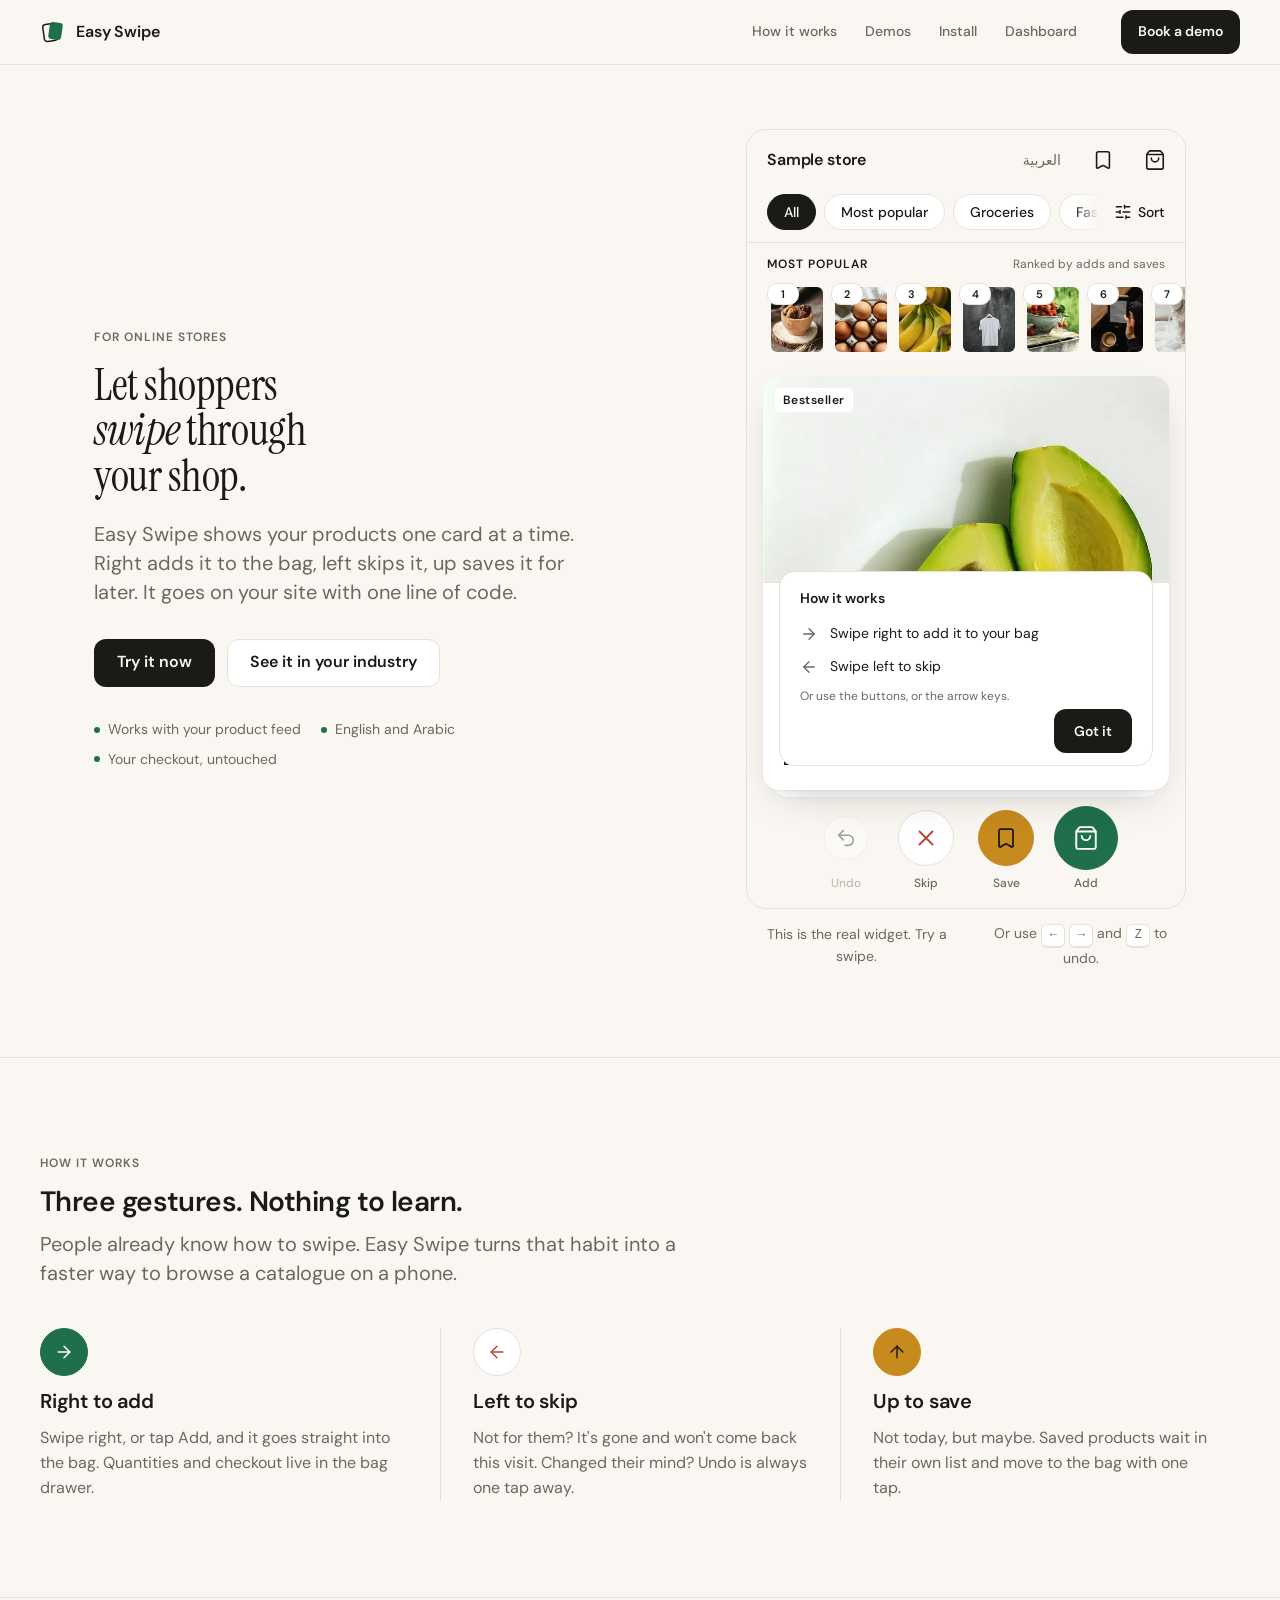
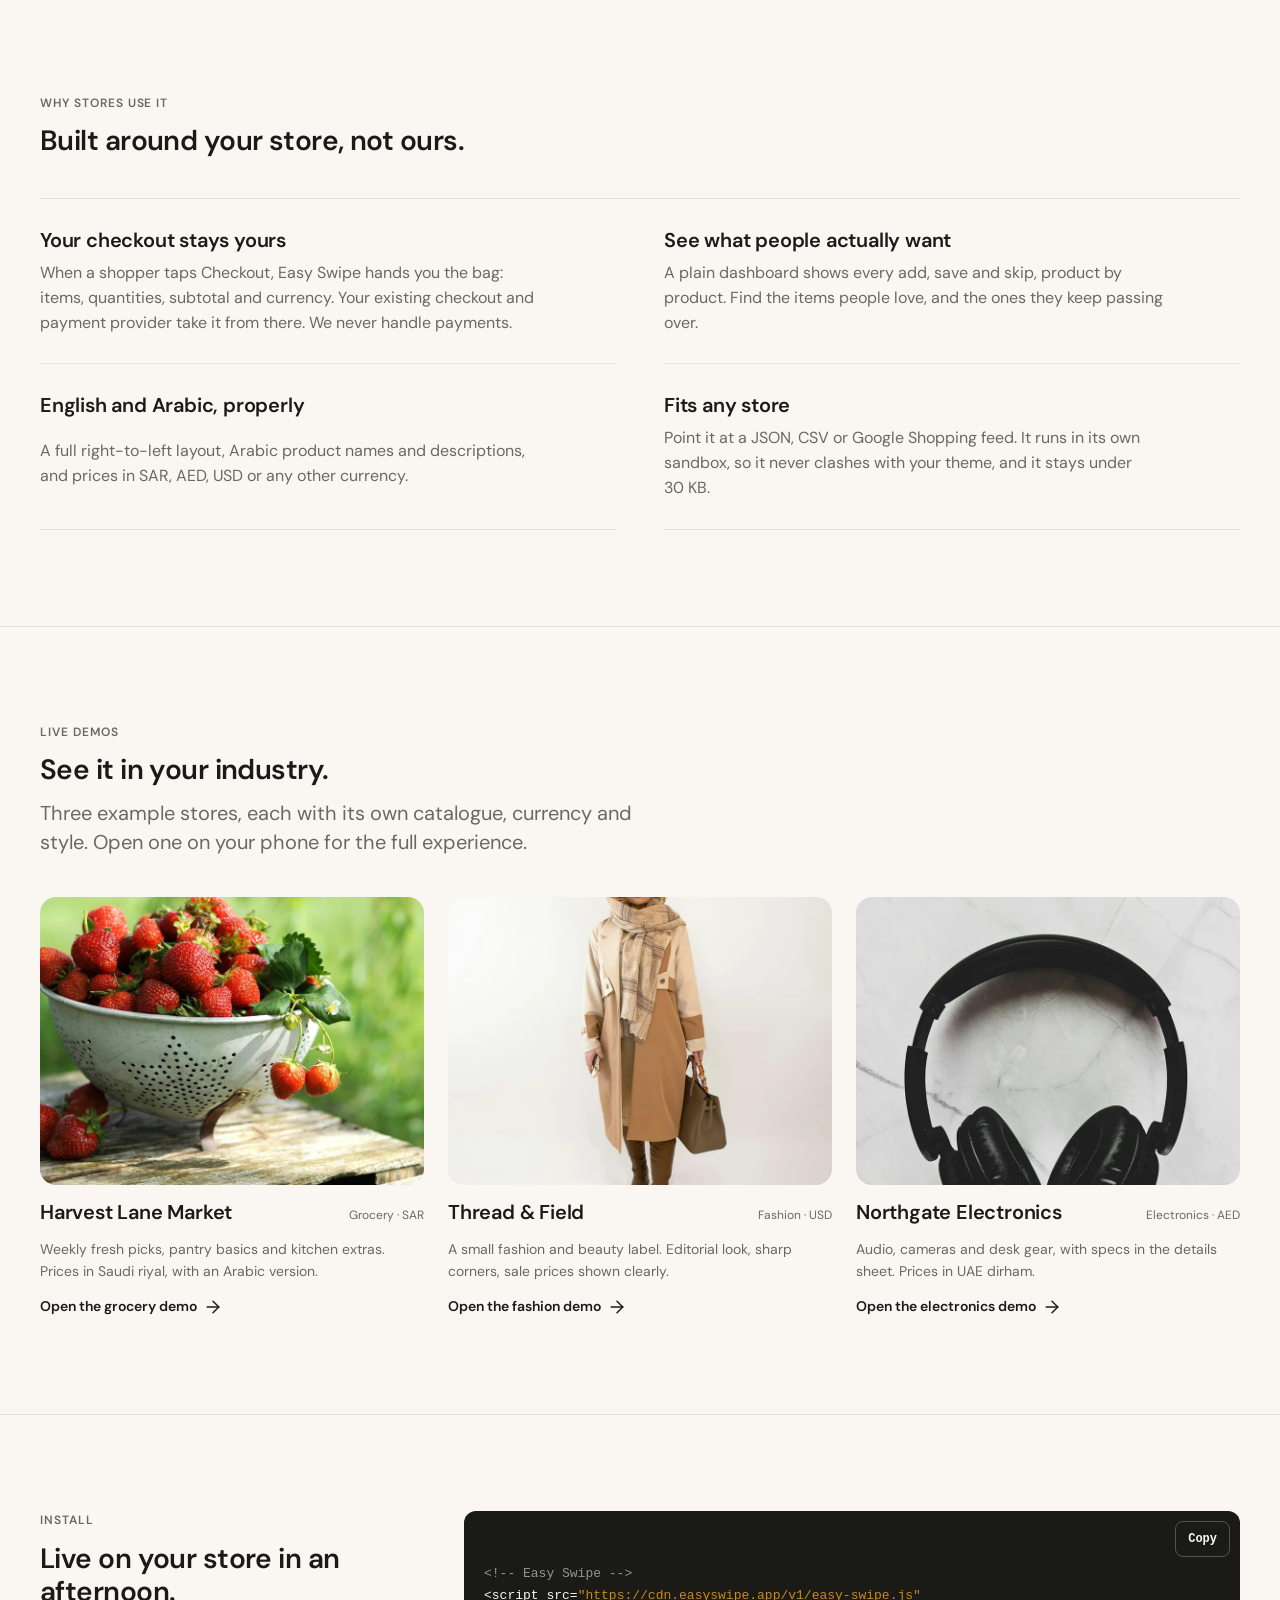
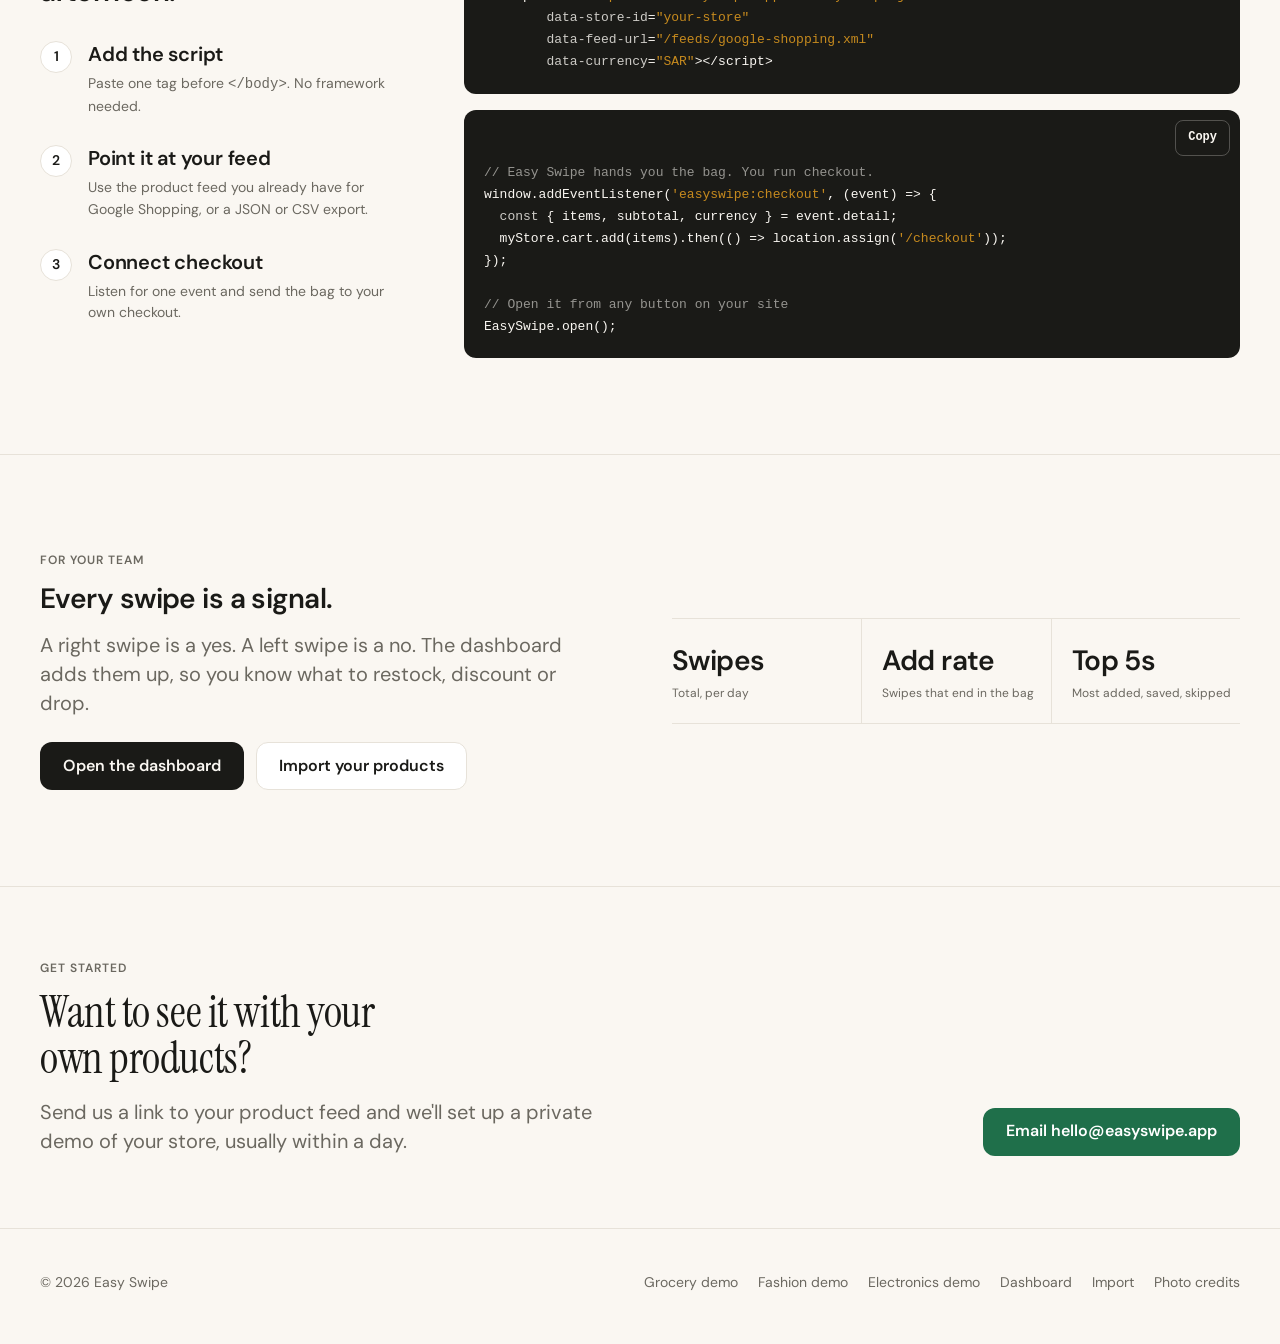
<file: index.html>
<!doctype html>
<html lang="en">
<head>
  <meta charset="utf-8">
  <meta name="robots" content="noindex, nofollow">
  <meta name="viewport" content="width=device-width, initial-scale=1, viewport-fit=cover">
  <title>Easy Swipe · Let shoppers swipe through your shop</title>
  <meta name="description" content="Easy Swipe shows your products one card at a time. Swipe right to add to bag, left to skip, up to save. Add it to any store with one line of code.">
  <meta name="theme-color" content="#FAF7F2">
  <link rel="icon" href="favicon.svg" type="image/svg+xml">
  <link rel="preload" href="fonts/dm-sans-400.woff2" as="font" type="font/woff2" crossorigin>
  <link rel="preload" href="fonts/dm-sans-600.woff2" as="font" type="font/woff2" crossorigin>
  <link rel="preload" href="fonts/instrument-serif-400.woff2" as="font" type="font/woff2" crossorigin>
  <link rel="preload" href="feeds/demo.json" as="fetch" crossorigin>
  <link rel="stylesheet" href="css/tokens.css">
  <link rel="stylesheet" href="css/site.css">
</head>
<body>
  <a class="skip-link" href="#main">Skip to content</a>

  <header class="site-header">
    <div class="wrap">
      <a class="logo" href="./" aria-label="Easy Swipe home">
        <svg viewBox="0 0 26 26" aria-hidden="true"><rect x="3.5" y="5" width="13" height="17" rx="3" fill="none" stroke="#1A1A17" stroke-width="1.5" transform="rotate(-8 10 13.5)"/><rect x="9" y="3.5" width="13" height="17" rx="3" fill="#1F6F4A" transform="rotate(8 15.5 12)"/></svg>
        Easy Swipe
      </a>
      <nav class="site-nav" aria-label="Main">
        <a href="#how">How it works</a>
        <a href="#demos">Demos</a>
        <a href="#install">Install</a>
        <a href="dashboard.html">Dashboard</a>
      </nav>
      <a class="btn btn-ink btn-sm" href="#contact">Book a demo</a>
    </div>
  </header>

  <main id="main">
    <section class="hero">
      <div class="wrap hero-grid">
        <div class="hero-copy">
          <p class="eyebrow">For online stores</p>
          <h1 class="display">Let shoppers <em>swipe</em> through your shop.</h1>
          <p class="lead">Easy Swipe shows your products one card at a time. Right adds it to the bag, left skips it, up saves it for later. It goes on your site with one line of code.</p>
          <div class="hero-ctas">
            <a class="btn btn-ink" href="#try" data-scroll-demo>Try it now</a>
            <a class="btn btn-line" href="#demos">See it in your industry</a>
          </div>
          <ul class="facts" aria-label="Key facts">
            <li>Works with your product feed</li>
            <li>English and Arabic</li>
            <li>Your checkout, untouched</li>
          </ul>
        </div>
        <figure class="hero-demo" id="try">
          <div class="hero-demo-frame" id="live-demo" aria-label="Live Easy Swipe demo"></div>
          <figcaption>This is the real widget. Try a swipe.<span class="keys"> Or use <kbd>←</kbd> <kbd>→</kbd> and <kbd>Z</kbd> to undo.</span></figcaption>
        </figure>
      </div>
    </section>

    <section class="section" id="how" aria-labelledby="how-title">
      <div class="wrap">
        <div class="section-head">
          <p class="eyebrow">How it works</p>
          <h2 class="h2" id="how-title">Three gestures. Nothing to learn.</h2>
          <p class="lead">People already know how to swipe. Easy Swipe turns that habit into a faster way to browse a catalogue on a phone.</p>
        </div>
        <ol class="steps3">
          <li>
            <span class="dir dir--add" aria-hidden="true"><svg class="icon"><use href="icons.svg#arrow-right"/></svg></span>
            <h3 class="h3">Right to add</h3>
            <p>Swipe right, or tap Add, and it goes straight into the bag. Quantities and checkout live in the bag drawer.</p>
          </li>
          <li>
            <span class="dir dir--skip" aria-hidden="true"><svg class="icon"><use href="icons.svg#arrow-left"/></svg></span>
            <h3 class="h3">Left to skip</h3>
            <p>Not for them? It's gone and won't come back this visit. Changed their mind? Undo is always one tap away.</p>
          </li>
          <li>
            <span class="dir dir--save" aria-hidden="true"><svg class="icon"><use href="icons.svg#arrow-up"/></svg></span>
            <h3 class="h3">Up to save</h3>
            <p>Not today, but maybe. Saved products wait in their own list and move to the bag with one tap.</p>
          </li>
        </ol>
      </div>
    </section>

    <section class="section" aria-labelledby="why-title">
      <div class="wrap">
        <div class="section-head">
          <p class="eyebrow">Why stores use it</p>
          <h2 class="h2" id="why-title">Built around your store, not ours.</h2>
        </div>
        <ul class="features">
          <li>
            <h3 class="h3">Your checkout stays yours</h3>
            <p>When a shopper taps Checkout, Easy Swipe hands you the bag: items, quantities, subtotal and currency. Your existing checkout and payment provider take it from there. We never handle payments.</p>
          </li>
          <li>
            <h3 class="h3">See what people actually want</h3>
            <p>A plain dashboard shows every add, save and skip, product by product. Find the items people love, and the ones they keep passing over.</p>
          </li>
          <li>
            <h3 class="h3">English and Arabic, properly</h3>
            <p>A full right-to-left layout, Arabic product names and descriptions, and prices in SAR, AED, USD or any other currency.</p>
          </li>
          <li>
            <h3 class="h3">Fits any store</h3>
            <p>Point it at a JSON, CSV or Google Shopping feed. It runs in its own sandbox, so it never clashes with your theme, and it stays under 30&nbsp;KB.</p>
          </li>
        </ul>
      </div>
    </section>

    <section class="section" id="demos" aria-labelledby="demos-title">
      <div class="wrap">
        <div class="section-head">
          <p class="eyebrow">Live demos</p>
          <h2 class="h2" id="demos-title">See it in your industry.</h2>
          <p class="lead">Three example stores, each with its own catalogue, currency and style. Open one on your phone for the full experience.</p>
        </div>
        <div class="demos">
          <a class="demo-tile" href="stores/grocery.html">
            <div class="shot"><img src="assets/products/g12-1.webp" alt="Strawberries in a colander" width="800" height="1000" loading="lazy" decoding="async"></div>
            <div class="meta"><h3 class="h3">Harvest Lane Market</h3><span class="tag">Grocery · SAR</span></div>
            <p>Weekly fresh picks, pantry basics and kitchen extras. Prices in Saudi riyal, with an Arabic version.</p>
            <span class="go">Open the grocery demo <svg class="icon" aria-hidden="true"><use href="icons.svg#arrow-right"/></svg></span>
          </a>
          <a class="demo-tile" href="stores/fashion.html">
            <div class="shot"><img src="assets/products/f03-1.webp" alt="Woman in a camel wool coat" width="800" height="1000" loading="lazy" decoding="async"></div>
            <div class="meta"><h3 class="h3">Thread &amp; Field</h3><span class="tag">Fashion · USD</span></div>
            <p>A small fashion and beauty label. Editorial look, sharp corners, sale prices shown clearly.</p>
            <span class="go">Open the fashion demo <svg class="icon" aria-hidden="true"><use href="icons.svg#arrow-right"/></svg></span>
          </a>
          <a class="demo-tile" href="stores/electronics.html">
            <div class="shot"><img src="assets/products/e02-1.webp" alt="Black over-ear headphones" width="800" height="1000" loading="lazy" decoding="async"></div>
            <div class="meta"><h3 class="h3">Northgate Electronics</h3><span class="tag">Electronics · AED</span></div>
            <p>Audio, cameras and desk gear, with specs in the details sheet. Prices in UAE dirham.</p>
            <span class="go">Open the electronics demo <svg class="icon" aria-hidden="true"><use href="icons.svg#arrow-right"/></svg></span>
          </a>
        </div>
      </div>
    </section>

    <section class="section" id="install" aria-labelledby="install-title">
      <div class="wrap install">
        <div>
          <div class="section-head" style="margin-bottom:32px">
            <p class="eyebrow">Install</p>
            <h2 class="h2" id="install-title">Live on your store in an afternoon.</h2>
          </div>
          <ol>
            <li><h3 class="h3">Add the script</h3><p>Paste one tag before <code>&lt;/body&gt;</code>. No framework needed.</p></li>
            <li><h3 class="h3">Point it at your feed</h3><p>Use the product feed you already have for Google Shopping, or a JSON or CSV export.</p></li>
            <li><h3 class="h3">Connect checkout</h3><p>Listen for one event and send the bag to your own checkout.</p></li>
          </ol>
        </div>
        <div class="code-stack">
          <pre class="code" tabindex="0" aria-label="Embed code"><button class="copy-btn" type="button" data-copy="embed">Copy</button><code id="embed"><span class="c">&lt;!-- Easy Swipe --&gt;</span>
&lt;script src=<span class="s">"https://cdn.easyswipe.app/v1/easy-swipe.js"</span>
        <span class="a">data-store-id</span>=<span class="s">"your-store"</span>
        <span class="a">data-feed-url</span>=<span class="s">"/feeds/google-shopping.xml"</span>
        <span class="a">data-currency</span>=<span class="s">"SAR"</span>&gt;&lt;/script&gt;</code></pre>
          <pre class="code" tabindex="0" aria-label="Checkout code"><button class="copy-btn" type="button" data-copy="checkout-code">Copy</button><code id="checkout-code"><span class="c">// Easy Swipe hands you the bag. You run checkout.</span>
window.addEventListener(<span class="s">'easyswipe:checkout'</span>, (event) =&gt; {
  <span class="a">const</span> { items, subtotal, currency } = event.detail;
  myStore.cart.add(items).then(() =&gt; location.assign(<span class="s">'/checkout'</span>));
});

<span class="c">// Open it from any button on your site</span>
EasySwipe.open();</code></pre>
        </div>
      </div>
    </section>

    <section class="section" aria-labelledby="dash-title">
      <div class="wrap split">
        <div>
          <p class="eyebrow">For your team</p>
          <h2 class="h2" id="dash-title" style="margin:12px 0 16px">Every swipe is a signal.</h2>
          <p class="lead">A right swipe is a yes. A left swipe is a no. The dashboard adds them up, so you know what to restock, discount or drop.</p>
          <div class="actions">
            <a class="btn btn-ink" href="dashboard.html">Open the dashboard</a>
            <a class="btn btn-line" href="import.html">Import your products</a>
          </div>
        </div>
        <div class="metric-strip" aria-label="What the dashboard tracks">
          <div><strong>Swipes</strong><span>Total, per day</span></div>
          <div><strong>Add rate</strong><span>Swipes that end in the bag</span></div>
          <div><strong>Top 5s</strong><span>Most added, saved, skipped</span></div>
        </div>
      </div>
    </section>
  </main>

  <section class="cta-band" id="contact" aria-labelledby="contact-title">
    <div class="wrap">
      <div>
        <p class="eyebrow" style="margin-bottom:12px">Get started</p>
        <h2 class="display" id="contact-title">Want to see it with your own products?</h2>
        <p class="lead" style="margin-top:16px;max-width:40ch">Send us a link to your product feed and we'll set up a private demo of your store, usually within a day.</p>
      </div>
      <a class="btn btn-green" href="mailto:hello@easyswipe.app?subject=Easy%20Swipe%20demo">Email hello@easyswipe.app</a>
    </div>
  </section>

  <footer class="site-footer">
    <div class="wrap">
      <span>© 2026 Easy Swipe</span>
      <nav aria-label="Footer">
        <a href="stores/grocery.html">Grocery demo</a>
        <a href="stores/fashion.html">Fashion demo</a>
        <a href="stores/electronics.html">Electronics demo</a>
        <a href="dashboard.html">Dashboard</a>
        <a href="import.html">Import</a>
        <a href="CREDITS.md">Photo credits</a>
      </nav>
    </div>
  </footer>

  <script defer src="easy-swipe.js" data-store-id="easy-swipe-demo" data-store-name="Sample store" data-feed-url="feeds/demo.json" data-mode="inline" data-target="#live-demo"></script>
  <script src="js/site.js" defer></script>
</body>
</html>
</file>
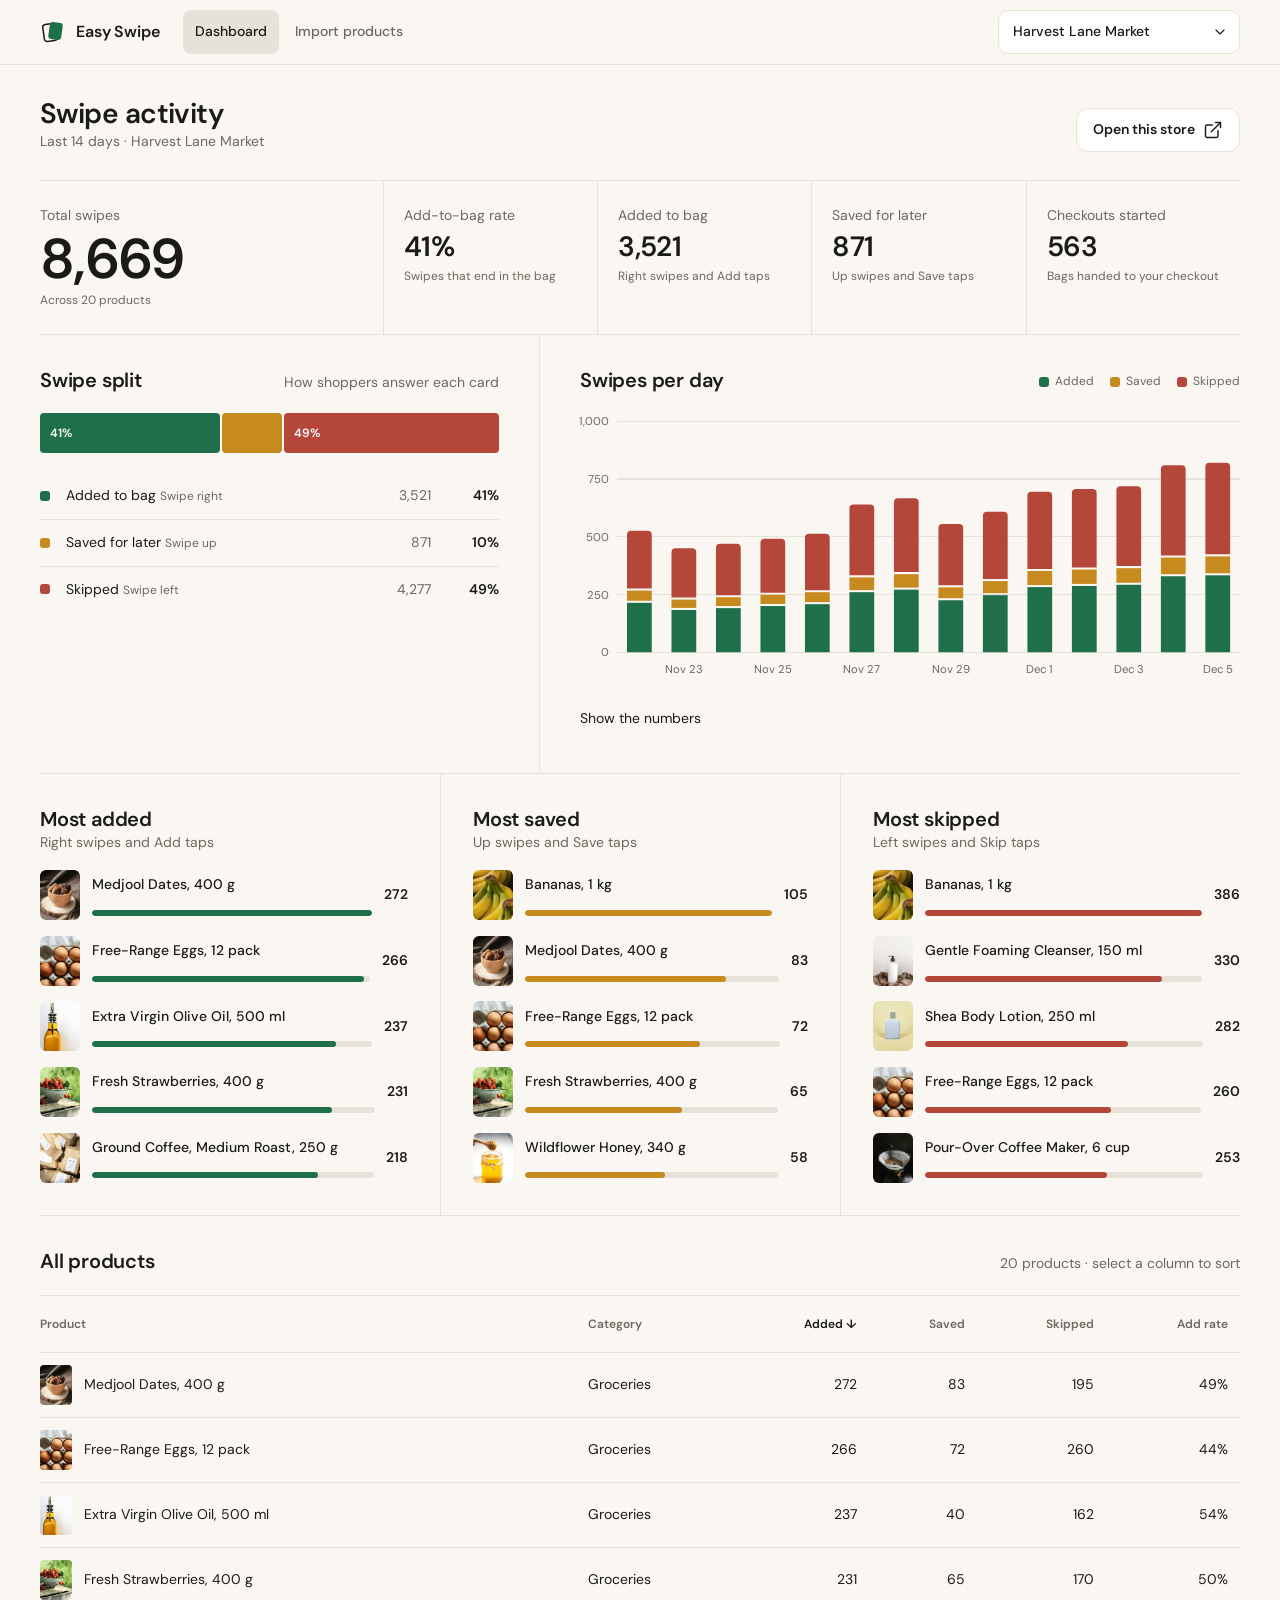
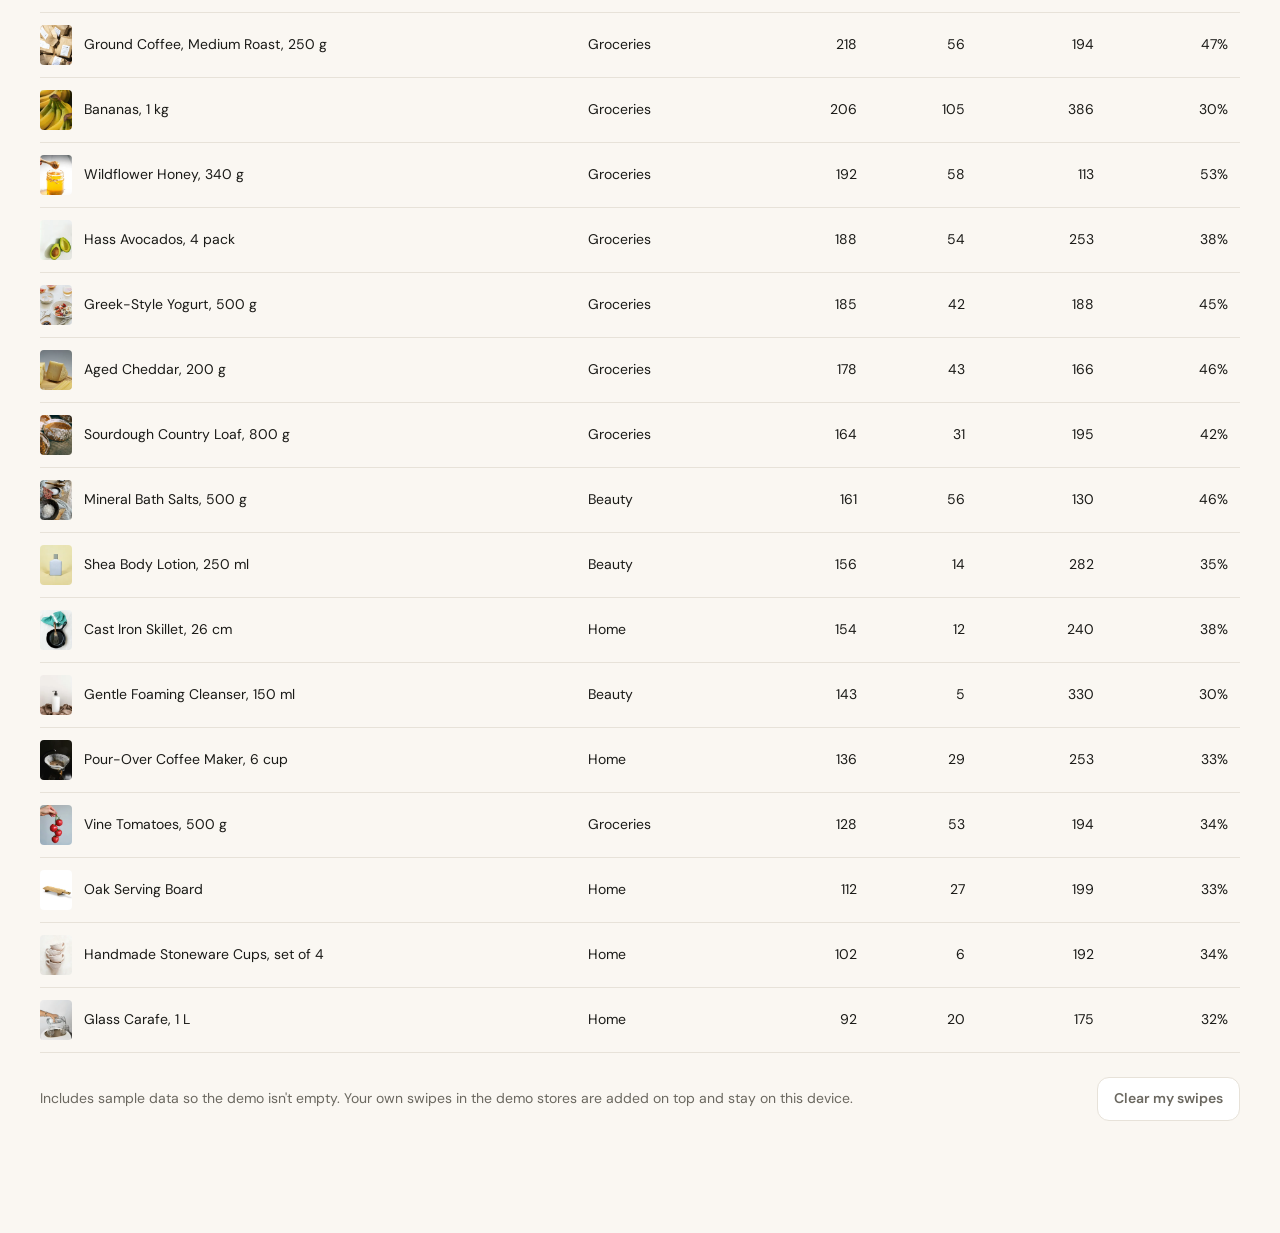
<file: dashboard.html>
<!doctype html>
<html lang="en">
<head>
  <meta charset="utf-8">
  <meta name="robots" content="noindex, nofollow">
  <meta name="viewport" content="width=device-width, initial-scale=1, viewport-fit=cover">
  <title>Dashboard · Easy Swipe</title>
  <meta name="description" content="See what shoppers add, save and skip in Easy Swipe.">
  <link rel="icon" href="favicon.svg" type="image/svg+xml">
  <link rel="preload" href="fonts/dm-sans-400.woff2" as="font" type="font/woff2" crossorigin>
  <link rel="preload" href="fonts/dm-sans-600.woff2" as="font" type="font/woff2" crossorigin>
  <link rel="stylesheet" href="css/tokens.css">
  <link rel="stylesheet" href="css/site.css">
</head>
<body>
  <a class="skip-link" href="#main">Skip to content</a>
  <header class="app-header">
    <div class="wrap">
      <a class="logo" href="./" aria-label="Easy Swipe home">
        <svg viewBox="0 0 26 26" aria-hidden="true"><rect x="3.5" y="5" width="13" height="17" rx="3" fill="none" stroke="#1A1A17" stroke-width="1.5" transform="rotate(-8 10 13.5)"/><rect x="9" y="3.5" width="13" height="17" rx="3" fill="#1F6F4A" transform="rotate(8 15.5 12)"/></svg>
        Easy Swipe
      </a>
      <nav class="app-tabs" aria-label="Store tools">
        <a href="dashboard.html" aria-current="page">Dashboard</a>
        <a href="import.html">Import products</a>
      </nav>
      <div class="right">
        <label class="sr-only" for="store">Store</label>
        <span class="select">
          <select id="store">
            <option value="grocery">Harvest Lane Market</option>
            <option value="fashion">Thread &amp; Field</option>
            <option value="electronics">Northgate Electronics</option>
            <option value="demo">Sample store (landing page)</option>
          </select>
          <svg class="icon" aria-hidden="true"><use href="icons.svg#chevron-down"/></svg>
        </span>
      </div>
    </div>
  </header>

  <main id="main" class="dash wrap" aria-busy="true">
    <div class="dash-title">
      <div>
        <h1 class="h2" id="dash-heading">Swipe activity</h1>
        <p>Last 14 days · <span data-store-name></span></p>
      </div>
      <a class="btn btn-line btn-sm" data-store-link href="stores/grocery.html">Open this store <svg class="icon" aria-hidden="true"><use href="icons.svg#external-link"/></svg></a>
    </div>

    <section class="kpis" aria-label="Key numbers" data-kpis><div class="kpi kpi--hero"><span class="label">Total swipes</span><span class="value">–</span><span class="sub">&nbsp;</span></div><div class="kpi"><span class="label">Add-to-bag rate</span><span class="value">–</span><span class="sub">&nbsp;</span></div><div class="kpi"><span class="label">Added to bag</span><span class="value">–</span><span class="sub">&nbsp;</span></div><div class="kpi"><span class="label">Saved for later</span><span class="value">–</span><span class="sub">&nbsp;</span></div><div class="kpi"><span class="label">Checkouts started</span><span class="value">–</span><span class="sub">&nbsp;</span></div></section>

    <div class="panels">
      <section class="panel" aria-labelledby="split-title">
        <div class="panel-head">
          <h2 class="h3" id="split-title">Swipe split</h2>
          <p>How shoppers answer each card</p>
        </div>
        <div data-split></div>
      </section>
      <section class="panel" aria-labelledby="daily-title">
        <div class="panel-head">
          <h2 class="h3" id="daily-title">Swipes per day</h2>
          <div class="legend" aria-hidden="true"><span><i class="sw-add"></i>Added</span><span><i class="sw-save"></i>Saved</span><span><i class="sw-skip"></i>Skipped</span></div>
        </div>
        <div class="chart" data-daily></div>
        <details style="margin-top:16px">
          <summary class="small" style="cursor:pointer;min-height:44px;display:inline-flex;align-items:center">Show the numbers</summary>
          <div class="table-wrap"><table class="data" data-daily-table style="min-width:420px"></table></div>
        </details>
      </section>
    </div>

    <div class="rank3">
      <section aria-labelledby="added-title"><h2 class="h3" id="added-title">Most added</h2><p class="small muted">Right swipes and Add taps</p><ol class="rank-list" data-rank="add"></ol></section>
      <section aria-labelledby="saved-title"><h2 class="h3" id="saved-title">Most saved</h2><p class="small muted">Up swipes and Save taps</p><ol class="rank-list" data-rank="save"></ol></section>
      <section aria-labelledby="skipped-title"><h2 class="h3" id="skipped-title">Most skipped</h2><p class="small muted">Left swipes and Skip taps</p><ol class="rank-list" data-rank="skip"></ol></section>
    </div>

    <section class="panel" aria-labelledby="all-title" style="border-bottom:0">
      <div class="panel-head">
        <h2 class="h3" id="all-title">All products</h2>
        <p data-product-count></p>
      </div>
      <div class="table-wrap"><table class="data" data-products></table></div>
      <div class="data-note">
        <p>Includes sample data so the demo isn't empty. Your own swipes in the demo stores are added on top and stay on this device.</p>
        <p><button class="btn btn-line btn-sm" type="button" data-reset>Clear my swipes</button> <span role="status" data-reset-status></span></p>
      </div>
    </section>
  </main>

  <script src="js/dashboard.js" defer></script>
</body>
</html>
</file>
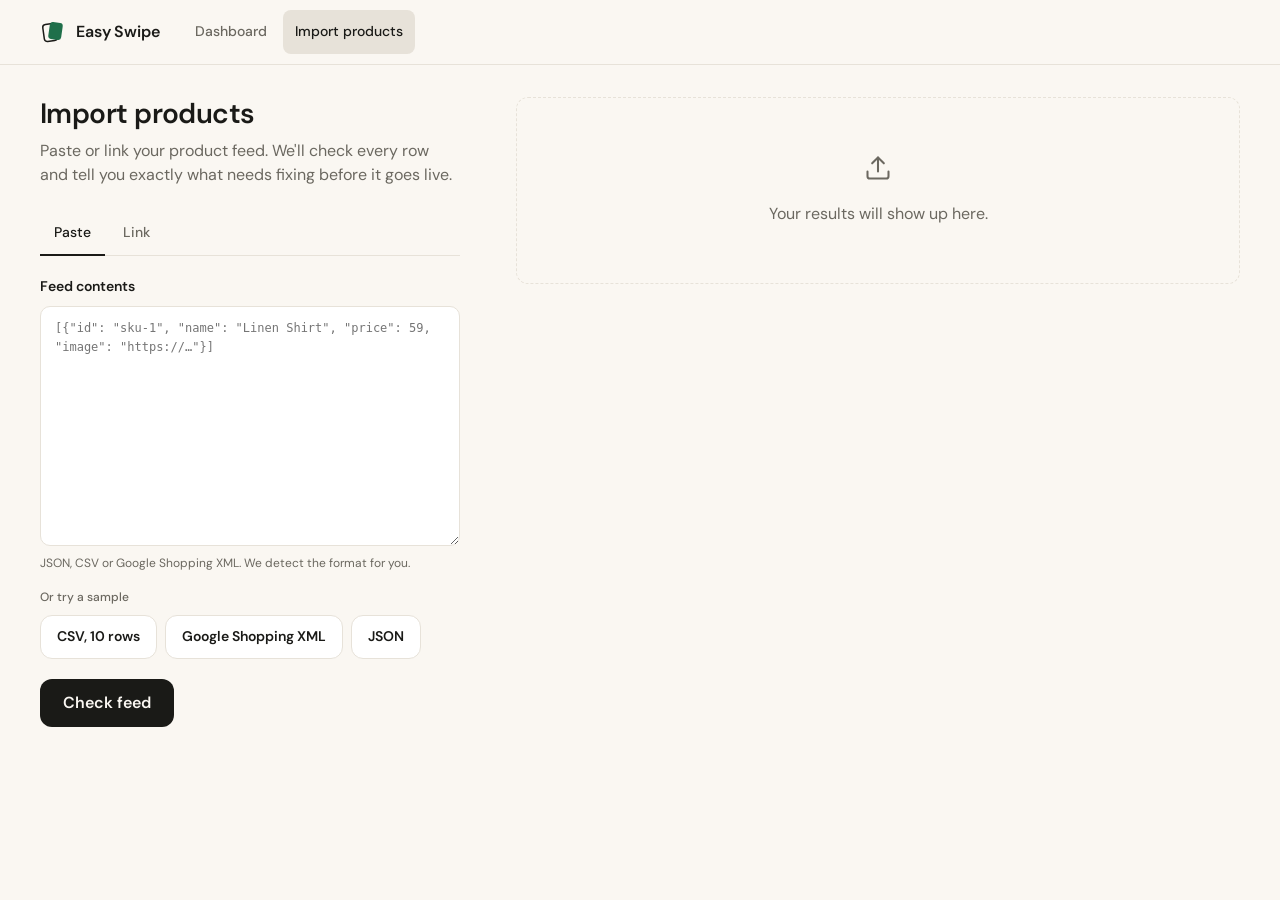
<file: import.html>
<!doctype html>
<html lang="en">
<head>
  <meta charset="utf-8">
  <meta name="robots" content="noindex, nofollow">
  <meta name="viewport" content="width=device-width, initial-scale=1, viewport-fit=cover">
  <title>Import products · Easy Swipe</title>
  <meta name="description" content="Check a JSON, CSV or Google Shopping feed before it goes live in Easy Swipe.">
  <link rel="icon" href="favicon.svg" type="image/svg+xml">
  <link rel="preload" href="fonts/dm-sans-400.woff2" as="font" type="font/woff2" crossorigin>
  <link rel="stylesheet" href="css/tokens.css">
  <link rel="stylesheet" href="css/site.css">
</head>
<body>
  <a class="skip-link" href="#main">Skip to content</a>
  <header class="app-header">
    <div class="wrap">
      <a class="logo" href="./" aria-label="Easy Swipe home">
        <svg viewBox="0 0 26 26" aria-hidden="true"><rect x="3.5" y="5" width="13" height="17" rx="3" fill="none" stroke="#1A1A17" stroke-width="1.5" transform="rotate(-8 10 13.5)"/><rect x="9" y="3.5" width="13" height="17" rx="3" fill="#1F6F4A" transform="rotate(8 15.5 12)"/></svg>
        Easy Swipe
      </a>
      <nav class="app-tabs" aria-label="Store tools">
        <a href="dashboard.html">Dashboard</a>
        <a href="import.html" aria-current="page">Import products</a>
      </nav>
    </div>
  </header>

  <main id="main" class="wrap import-grid">
    <section aria-labelledby="import-title">
      <h1 class="h2" id="import-title">Import products</h1>
      <p class="muted" style="margin:8px 0 24px">Paste or link your product feed. We'll check every row and tell you exactly what needs fixing before it goes live.</p>

      <div class="tabs" role="tablist" aria-label="How to add your feed">
        <button type="button" role="tab" id="tab-paste" aria-controls="pane-paste" aria-selected="true">Paste</button>
        <button type="button" role="tab" id="tab-link" aria-controls="pane-link" aria-selected="false" tabindex="-1">Link</button>
      </div>

      <div id="pane-paste" role="tabpanel" aria-labelledby="tab-paste"><form data-form="paste" aria-label="Paste a feed">
        <div class="form-row">
          <label for="feed-text">Feed contents</label>
          <textarea class="input" id="feed-text" spellcheck="false" placeholder='[{"id": "sku-1", "name": "Linen Shirt", "price": 59, "image": "https://…"}]' aria-describedby="feed-hint"></textarea>
          <p class="hint" id="feed-hint">JSON, CSV or Google Shopping XML. We detect the format for you.</p>
        </div>
        <p class="field-label">Or try a sample</p>
        <div class="samples">
          <button class="btn btn-line btn-sm" type="button" data-sample="feeds/samples/products.csv">CSV, 10 rows</button>
          <button class="btn btn-line btn-sm" type="button" data-sample="feeds/samples/google-shopping.xml">Google Shopping XML</button>
          <button class="btn btn-line btn-sm" type="button" data-sample="feeds/samples/products.json">JSON</button>
        </div>
        <div class="form-actions"><button class="btn btn-ink" type="submit">Check feed</button></div>
      </form></div>

      <div id="pane-link" role="tabpanel" aria-labelledby="tab-link" hidden><form data-form="link" aria-label="Link to a feed">
        <div class="form-row">
          <label for="feed-url">Feed URL</label>
          <input class="input" id="feed-url" type="url" inputmode="url" placeholder="https://yourstore.com/feeds/products.xml" aria-describedby="url-hint" required>
          <p class="hint" id="url-hint">The file must be reachable from this page. Feeds on another domain need CORS enabled. If not, paste the contents instead.</p>
        </div>
        <div class="form-actions"><button class="btn btn-ink" type="submit">Load and check</button></div>
      </form></div>
    </section>

    <section aria-labelledby="result-title" aria-live="polite" data-result>
      <h2 class="sr-only" id="result-title">Results</h2>
      <div class="empty-result">
        <svg class="icon" aria-hidden="true"><use href="icons.svg#upload"/></svg>
        <p>Your results will show up here.</p>
      </div>
    </section>
  </main>

  <script src="easy-swipe.js"></script>
  <script src="js/import.js" defer></script>
</body>
</html>
</file>
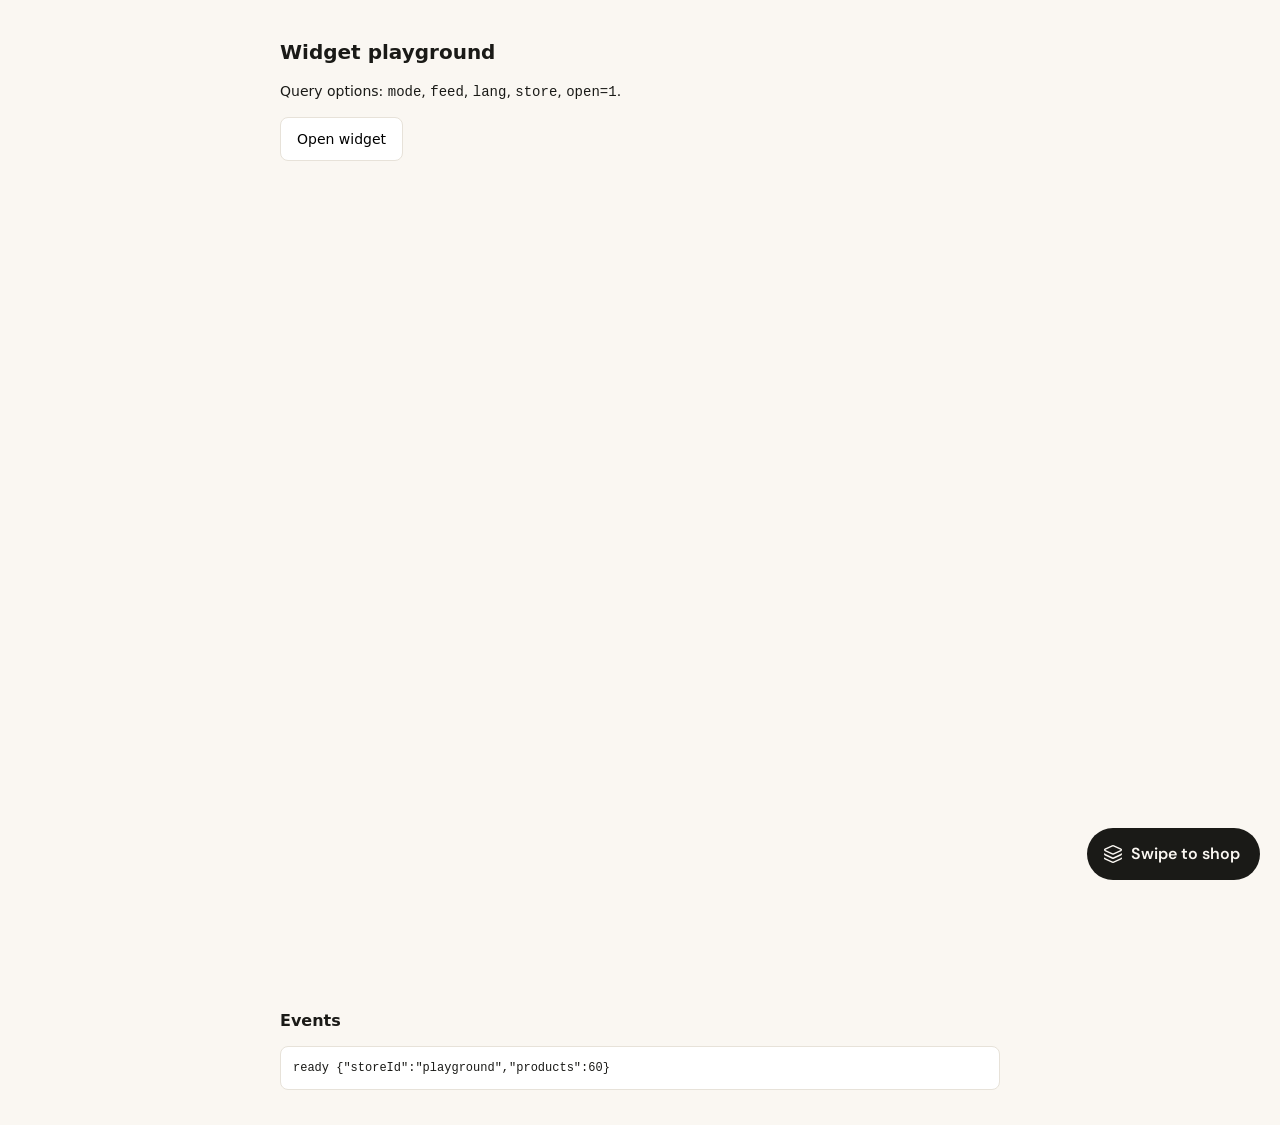
<file: playground.html>
<!doctype html>
<html lang="en">
<head>
  <meta charset="utf-8">
  <meta name="viewport" content="width=device-width, initial-scale=1, viewport-fit=cover">
  <title>Widget playground · Easy Swipe</title>
  <meta name="robots" content="noindex">
  <link rel="stylesheet" href="css/tokens.css">
  <style>
    body { margin: 0; background: var(--es-paper); color: var(--es-ink); font: 14px/1.5 system-ui, sans-serif; }
    .wrap { max-width: 720px; margin: 0 auto; padding: 24px 16px; }
    .inline-host { height: 820px; max-width: 440px; }
    pre { white-space: pre-wrap; overflow-wrap: anywhere; font-size: 12px; background: var(--es-surface); border: 1px solid var(--es-line); padding: 12px; border-radius: 8px; }
    button { font: inherit; min-height: 44px; padding: 0 16px; border-radius: 8px; border: 1px solid var(--es-line); background: var(--es-surface); }
  </style>
</head>
<body>
  <div class="wrap">
    <h1 style="font-size:20px">Widget playground</h1>
    <p>Query options: <code>mode</code>, <code>feed</code>, <code>lang</code>, <code>store</code>, <code>open=1</code>.</p>
    <p><button type="button" id="open">Open widget</button></p>
    <div id="inline" class="inline-host"></div>
    <h2 style="font-size:16px">Events</h2>
    <pre id="log" aria-live="off"></pre>
  </div>
  <script src="easy-swipe.js"></script>
  <script>
    const q = new URLSearchParams(location.search);
    const mode = q.get('mode') === 'inline' ? 'inline' : 'modal';
    window.__events = [];
    for (const name of ['open', 'close', 'ready', 'add_to_cart', 'save_for_later', 'skip', 'checkout']) {
      window.addEventListener('easyswipe:' + name, (e) => {
        window.__events.push({ name, detail: e.detail });
        document.getElementById('log').textContent = window.__events.map((ev) => ev.name + ' ' + JSON.stringify(ev.detail).slice(0, 160)).join('\n');
      });
    }
    EasySwipe.init({
      storeId: q.get('store') || 'playground',
      feedUrl: q.get('feed') || 'feeds/demo.json',
      mode,
      target: '#inline',
      lang: q.get('lang') || undefined,
      fetchTimeoutMs: Number(q.get('timeout')) || 10000,
    });
    document.getElementById('open').addEventListener('click', () => EasySwipe.open());
    if (mode === 'modal' && q.get('open') === '1') EasySwipe.open();
  </script>
</body>
</html>
</file>
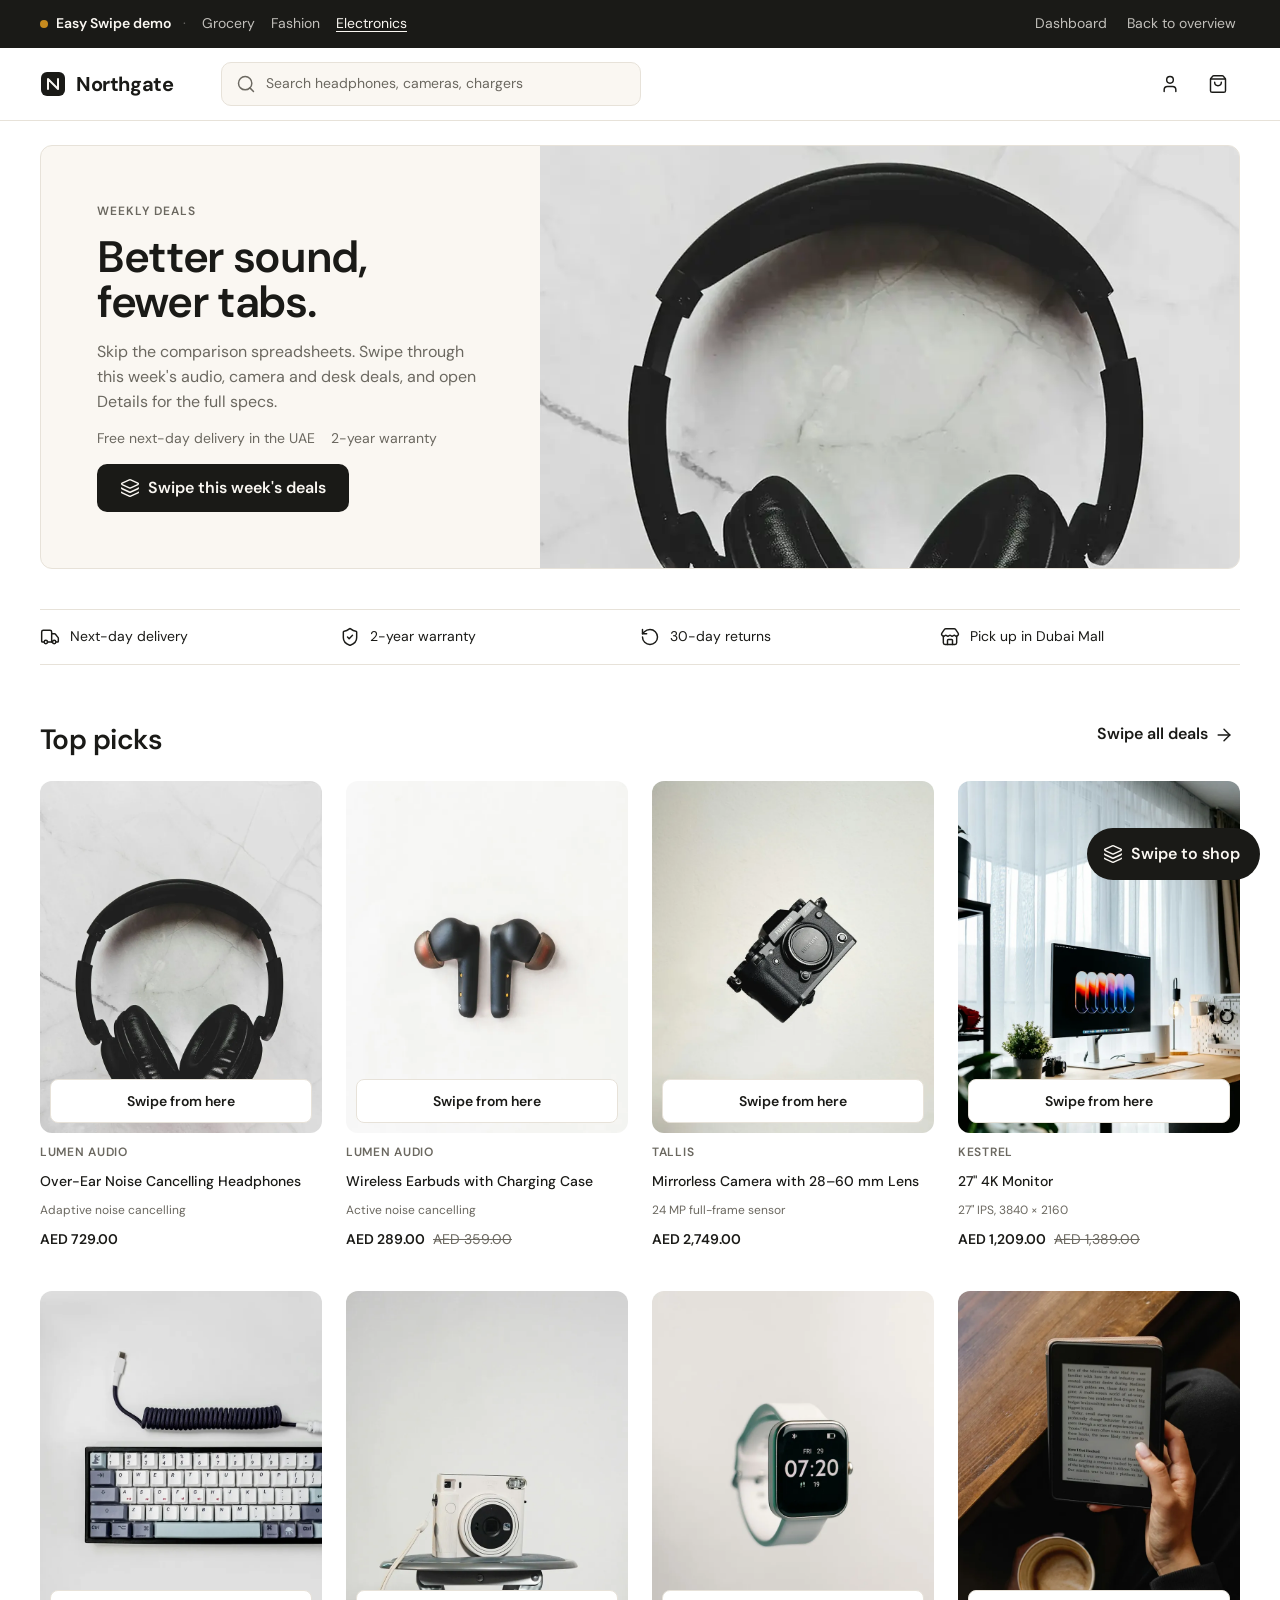
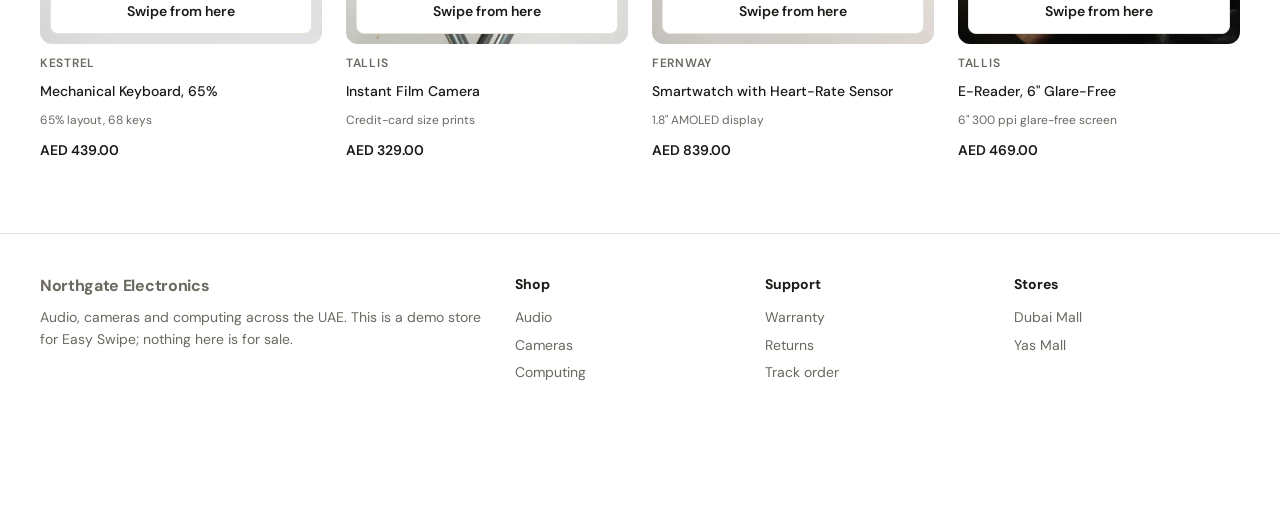
<file: stores/electronics.html>
<!doctype html>
<html lang="en">
<head>
  <meta charset="utf-8">
  <meta name="robots" content="noindex, nofollow">
  <meta name="viewport" content="width=device-width, initial-scale=1, viewport-fit=cover">
  <title>Northgate Electronics · Audio, cameras and desk gear</title>
  <meta name="description" content="Demo electronics store using Easy Swipe. Headphones, cameras, keyboards and more, delivered across the UAE.">
  <link rel="icon" href="../favicon.svg" type="image/svg+xml">
  <link rel="preload" href="../fonts/dm-sans-400.woff2" as="font" type="font/woff2" crossorigin>
  <link rel="preload" href="../fonts/dm-sans-600.woff2" as="font" type="font/woff2" crossorigin>
  <link rel="stylesheet" href="../css/tokens.css">
  <link rel="stylesheet" href="../css/site.css">
  <link rel="preload" href="../img/electronics-hero.webp" as="image" fetchpriority="high">
</head>
<body class="theme-electronics">
  <a class="skip-link" href="#main">Skip to content</a>
  <div class="demo-bar">
    <div class="wrap">
      <span class="label">Easy Swipe demo</span>
      <span class="sep" aria-hidden="true">·</span>
      <nav aria-label="Demo stores" style="display:flex;gap:8px">
        <a href="grocery.html">Grocery</a>
        <a href="fashion.html">Fashion</a>
        <a href="electronics.html" aria-current="page">Electronics</a>
      </nav>
      <a class="push" href="../dashboard.html?store=electronics">Dashboard</a>
      <a href="../">Back to overview</a>
    </div>
  </div>

  <header class="store-header">
    <div class="wrap">
      <a class="store-logo" href="electronics.html">
        <svg width="26" height="26" viewBox="0 0 26 26" aria-hidden="true"><rect x="1" y="1" width="24" height="24" rx="6" fill="currentColor"/><path d="M8 18V8l10 10V8" stroke="#FAF7F2" stroke-width="2" fill="none" stroke-linecap="round" stroke-linejoin="round"/></svg>
        Northgate
      </a>
      <div class="search" role="search"><svg class="icon" aria-hidden="true"><use href="../icons.svg#search"/></svg><span>Search headphones, cameras, chargers</span></div>
      <nav class="store-nav" aria-label="Shop"><a href="#deals">Audio</a><a href="#deals">Cameras</a><a href="#deals">Computing</a></nav>
      <div class="store-tools">
        <button class="tool" type="button" aria-label="Account"><svg class="icon"><use href="../icons.svg#user"/></svg></button>
        <button class="tool" type="button" aria-label="Open swipe shopping" data-easyswipe-open><svg class="icon"><use href="../icons.svg#bag"/></svg></button>
      </div>
    </div>
  </header>

  <main id="main">
    <section class="e-hero" aria-labelledby="hero-title">
      <div class="wrap">
        <div class="inner">
          <div class="copy">
            <p class="eyebrow">Weekly deals</p>
            <h1 id="hero-title">Better sound, fewer tabs.</h1>
            <p class="muted" style="max-width:36ch">Skip the comparison spreadsheets. Swipe through this week's audio, camera and desk deals, and open Details for the full specs.</p>
            <ul class="specs"><li>Free next-day delivery in the UAE</li><li>2-year warranty</li></ul>
            <button class="btn btn-ink" type="button" data-easyswipe-open><svg class="icon" aria-hidden="true"><use href="../icons.svg#layers"/></svg>Swipe this week's deals</button>
          </div>
          <div class="pic"><img src="../img/electronics-hero.webp" alt="Black over-ear headphones on a marble surface" width="1120" height="840" fetchpriority="high"></div>
        </div>
      </div>
    </section>

    <section class="wrap" id="deals" aria-labelledby="deals-title">
      <ul class="perks">
        <li><svg class="icon" aria-hidden="true"><use href="../icons.svg#truck"/></svg>Next-day delivery</li>
        <li><svg class="icon" aria-hidden="true"><use href="../icons.svg#shield"/></svg>2-year warranty</li>
        <li><svg class="icon" aria-hidden="true"><use href="../icons.svg#restart"/></svg>30-day returns</li>
        <li><svg class="icon" aria-hidden="true"><use href="../icons.svg#store"/></svg>Pick up in Dubai Mall</li>
      </ul>
      <div class="grid-head">
        <h2 class="h2" id="deals-title">Top picks</h2>
        <button class="link-arrow" type="button" data-easyswipe-open style="background:none;border:0;cursor:pointer">Swipe all deals <svg class="icon" aria-hidden="true"><use href="../icons.svg#arrow-right"/></svg></button>
      </div>
      <ul class="product-grid" data-product-grid data-feed="../feeds/electronics.json" data-limit="8" data-spec="true" data-ids="e02,e01,e11,e09,e04,e08,e06,e10"></ul>
    </section>
  </main>

  <footer class="store-footer">
    <div class="wrap">
      <div><p class="store-logo" style="font-size:16px;margin-bottom:8px">Northgate Electronics</p><p>Audio, cameras and computing across the UAE. This is a demo store for Easy Swipe; nothing here is for sale.</p></div>
      <div><h2>Shop</h2><ul><li>Audio</li><li>Cameras</li><li>Computing</li></ul></div>
      <div><h2>Support</h2><ul><li>Warranty</li><li>Returns</li><li>Track order</li></ul></div>
      <div><h2>Stores</h2><ul><li>Dubai Mall</li><li>Yas Mall</li></ul></div>
    </div>
  </footer>

  <div class="notice" data-checkout-notice role="status" aria-live="polite"><strong></strong><p></p><button type="button">Close</button></div>

  <script defer src="../easy-swipe.js" data-store-id="northgate" data-store-name="Northgate Electronics" data-feed-url="../feeds/electronics.json" data-radius="12"></script>
  <script src="../js/site.js" defer></script>
</body>
</html>
</file>
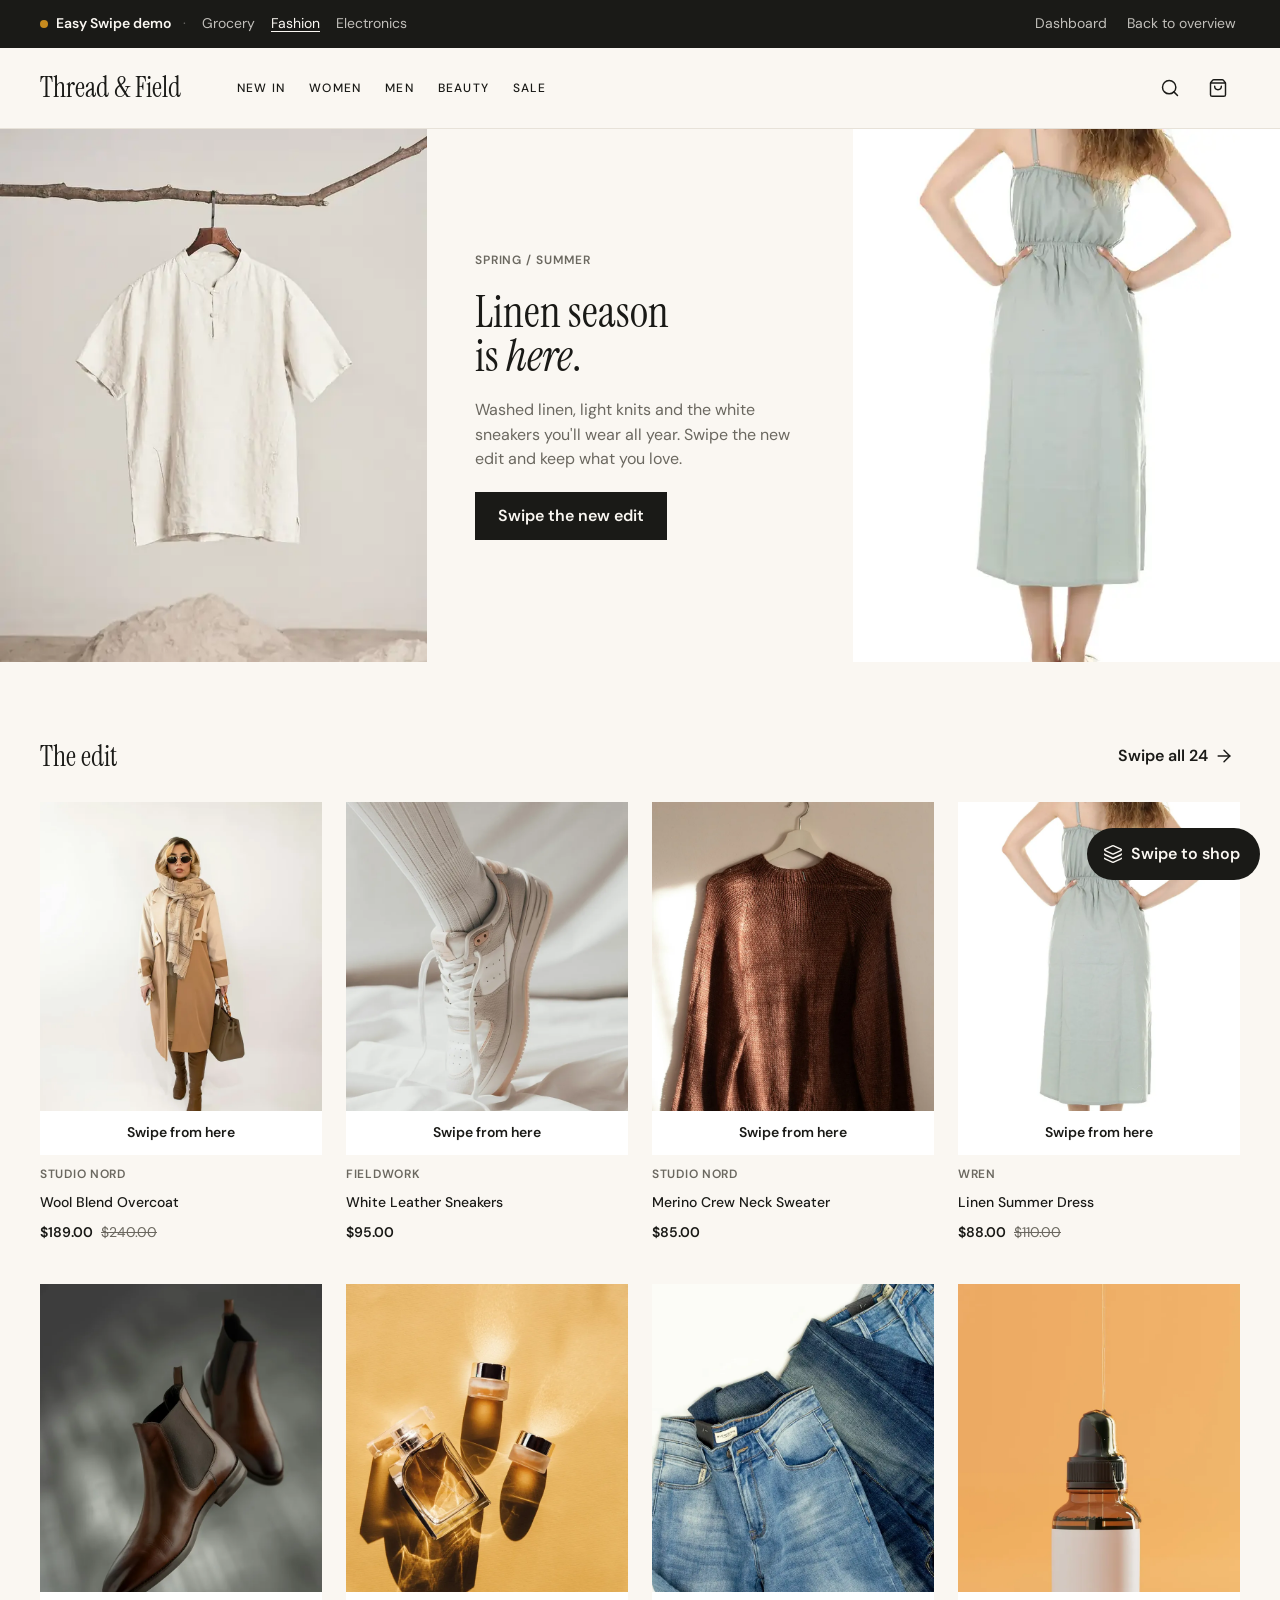
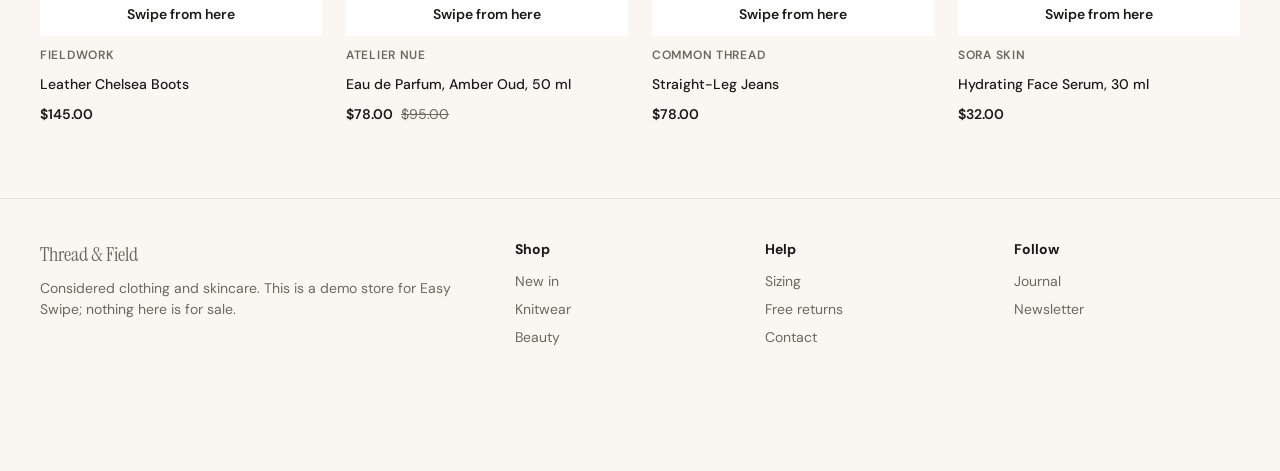
<file: stores/fashion.html>
<!doctype html>
<html lang="en">
<head>
  <meta charset="utf-8">
  <meta name="robots" content="noindex, nofollow">
  <meta name="viewport" content="width=device-width, initial-scale=1, viewport-fit=cover">
  <title>Thread &amp; Field · Linen season</title>
  <meta name="description" content="Demo fashion store using Easy Swipe. Linen, knitwear and everyday essentials.">
  <link rel="icon" href="../favicon.svg" type="image/svg+xml">
  <link rel="preload" href="../fonts/instrument-serif-400.woff2" as="font" type="font/woff2" crossorigin>
  <link rel="preload" href="../fonts/dm-sans-400.woff2" as="font" type="font/woff2" crossorigin>
  <link rel="stylesheet" href="../css/tokens.css">
  <link rel="stylesheet" href="../css/site.css">
</head>
<body class="theme-fashion">
  <a class="skip-link" href="#main">Skip to content</a>
  <div class="demo-bar">
    <div class="wrap">
      <span class="label">Easy Swipe demo</span>
      <span class="sep" aria-hidden="true">·</span>
      <nav aria-label="Demo stores" style="display:flex;gap:8px">
        <a href="grocery.html">Grocery</a>
        <a href="fashion.html" aria-current="page">Fashion</a>
        <a href="electronics.html">Electronics</a>
      </nav>
      <a class="push" href="../dashboard.html?store=fashion">Dashboard</a>
      <a href="../">Back to overview</a>
    </div>
  </div>

  <header class="store-header">
    <div class="wrap">
      <a class="store-logo" href="fashion.html">Thread &amp; Field</a>
      <nav class="store-nav" aria-label="Shop">
        <a href="#edit">New in</a>
        <a href="#edit">Women</a>
        <a href="#edit">Men</a>
        <a href="#edit">Beauty</a>
        <a href="#edit">Sale</a>
      </nav>
      <div class="store-tools">
        <button class="tool" type="button" aria-label="Search"><svg class="icon"><use href="../icons.svg#search"/></svg></button>
        <button class="tool" type="button" aria-label="Open swipe shopping" data-easyswipe-open><svg class="icon"><use href="../icons.svg#bag"/></svg></button>
      </div>
    </div>
  </header>

  <main id="main">
    <section class="f-hero" aria-labelledby="hero-title">
      <div class="pic"><img src="../img/fashion-hero-1.webp" alt="Ecru linen shirt on a hanger" width="640" height="800" fetchpriority="high"></div>
      <div class="copy">
        <p class="eyebrow">Spring / Summer</p>
        <h1 id="hero-title">Linen season is <em>here</em>.</h1>
        <p class="muted" style="max-width:34ch">Washed linen, light knits and the white sneakers you'll wear all year. Swipe the new edit and keep what you love.</p>
        <button class="btn btn-ink" type="button" data-easyswipe-open>Swipe the new edit</button>
      </div>
      <div class="pic"><img src="../img/fashion-hero-2.webp" alt="Sage linen summer dress" width="640" height="800" loading="lazy"></div>
    </section>

    <section class="f-section" id="edit" aria-labelledby="edit-title">
      <div class="wrap">
        <div class="grid-head">
          <h2 id="edit-title">The edit</h2>
          <button class="link-arrow" type="button" data-easyswipe-open style="background:none;border:0;cursor:pointer">Swipe all 24 <svg class="icon" aria-hidden="true"><use href="../icons.svg#arrow-right"/></svg></button>
        </div>
        <ul class="product-grid" data-product-grid data-feed="../feeds/fashion.json" data-limit="8" data-ids="f03,f02,f05,f12,f08,b05,f04,b01"></ul>
      </div>
    </section>
  </main>

  <footer class="store-footer">
    <div class="wrap">
      <div><p class="store-logo" style="font-size:20px;margin-bottom:8px">Thread &amp; Field</p><p>Considered clothing and skincare. This is a demo store for Easy Swipe; nothing here is for sale.</p></div>
      <div><h2>Shop</h2><ul><li>New in</li><li>Knitwear</li><li>Beauty</li></ul></div>
      <div><h2>Help</h2><ul><li>Sizing</li><li>Free returns</li><li>Contact</li></ul></div>
      <div><h2>Follow</h2><ul><li>Journal</li><li>Newsletter</li></ul></div>
    </div>
  </footer>

  <div class="notice" data-checkout-notice role="status" aria-live="polite"><strong></strong><p></p><button type="button">Close</button></div>

  <script defer src="../easy-swipe.js" data-store-id="thread-and-field" data-store-name="Thread &amp; Field" data-feed-url="../feeds/fashion.json" data-radius="4"></script>
  <script src="../js/site.js" defer></script>
</body>
</html>
</file>
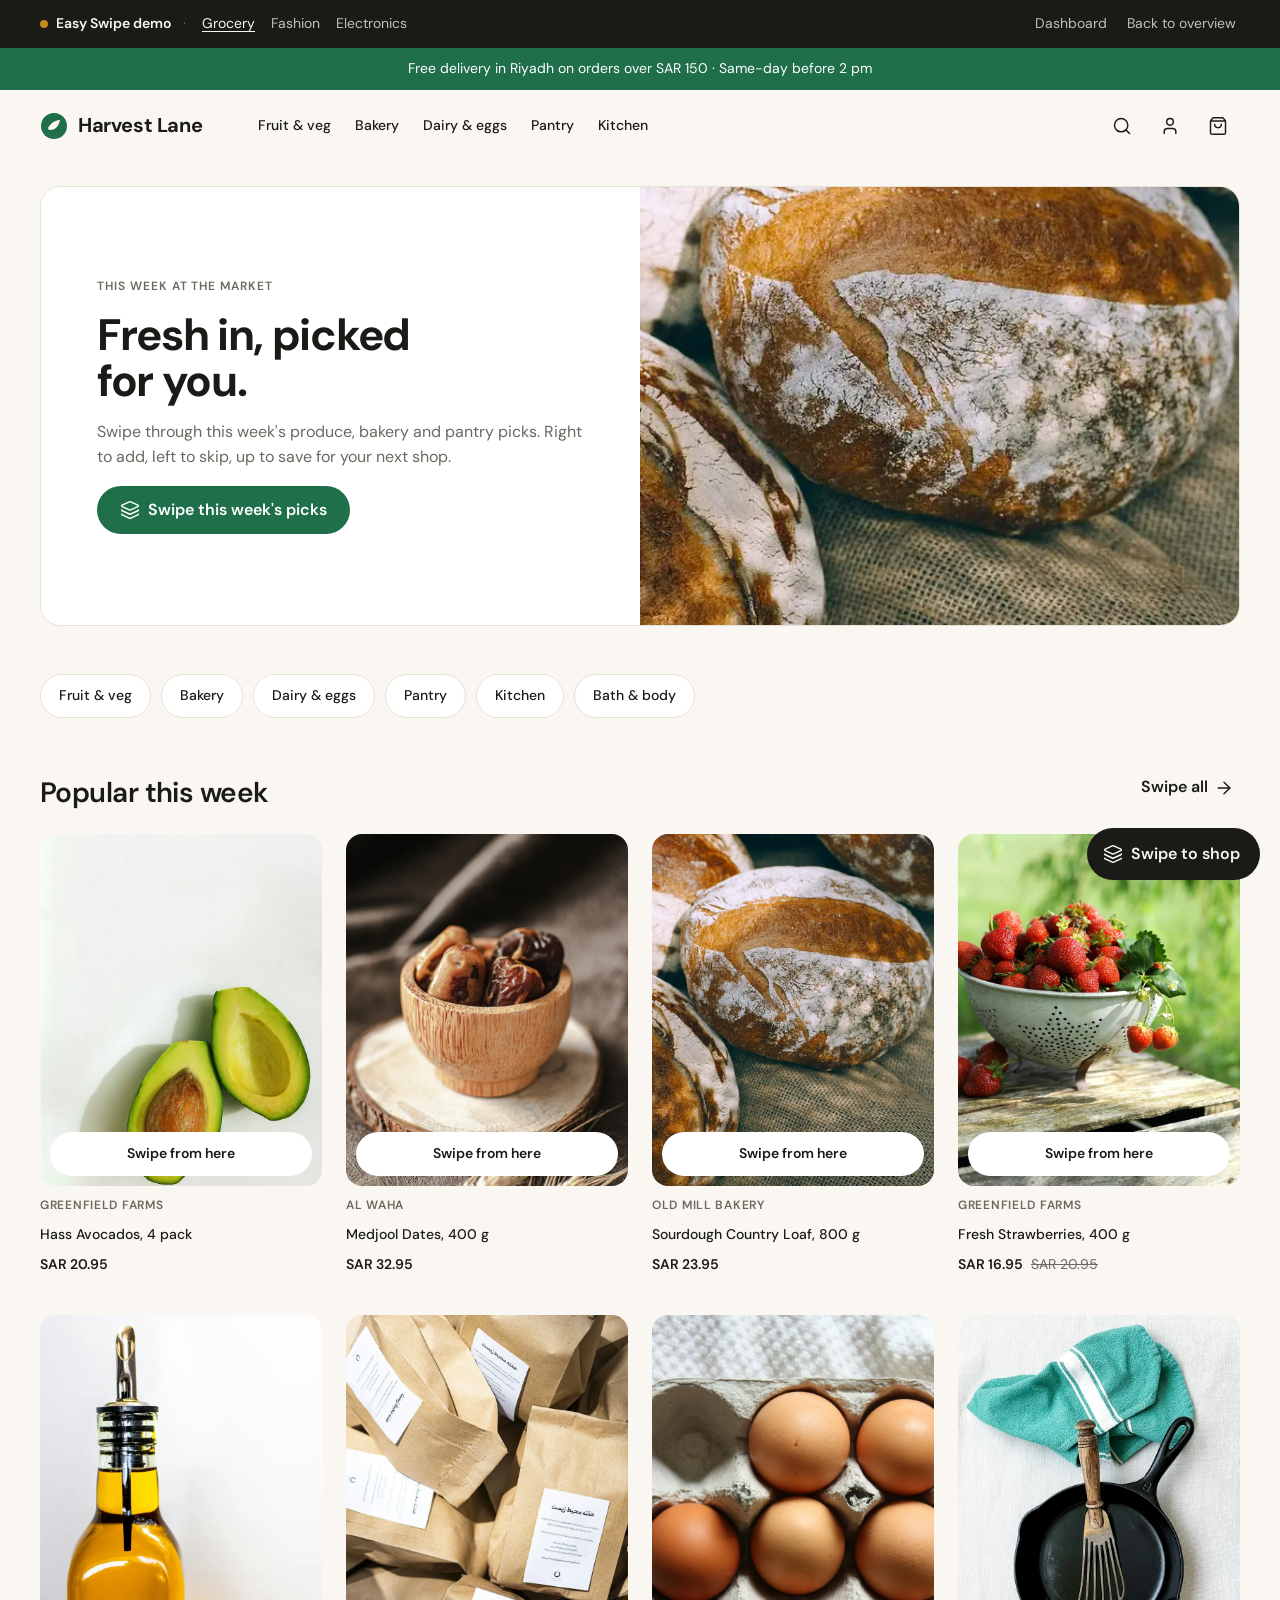
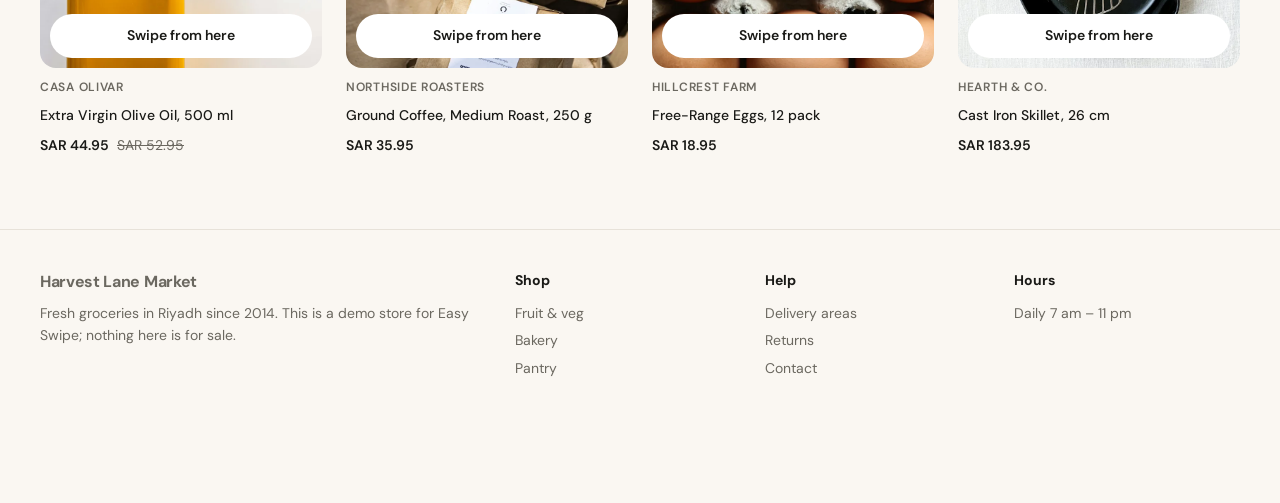
<file: stores/grocery.html>
<!doctype html>
<html lang="en">
<head>
  <meta charset="utf-8">
  <meta name="robots" content="noindex, nofollow">
  <meta name="viewport" content="width=device-width, initial-scale=1, viewport-fit=cover">
  <title>Harvest Lane Market · Fresh groceries delivered in Riyadh</title>
  <meta name="description" content="Demo grocery store using Easy Swipe. Fresh produce, bakery and pantry, delivered same day.">
  <link rel="icon" href="../favicon.svg" type="image/svg+xml">
  <link rel="preload" href="../fonts/dm-sans-400.woff2" as="font" type="font/woff2" crossorigin>
  <link rel="preload" href="../fonts/dm-sans-700.woff2" as="font" type="font/woff2" crossorigin>
  <link rel="preload" as="image" href="../img/grocery-hero-640.webp" fetchpriority="high">
  <link rel="stylesheet" href="../css/tokens.css">
  <link rel="stylesheet" href="../css/site.css">
</head>
<body class="theme-grocery">
  <a class="skip-link" href="#main">Skip to content</a>
  <div class="demo-bar">
    <div class="wrap">
      <span class="label">Easy Swipe demo</span>
      <span class="sep" aria-hidden="true">·</span>
      <nav aria-label="Demo stores" style="display:flex;gap:8px">
        <a href="grocery.html" aria-current="page">Grocery</a>
        <a href="fashion.html">Fashion</a>
        <a href="electronics.html">Electronics</a>
      </nav>
      <a class="push" href="../dashboard.html?store=grocery">Dashboard</a>
      <a href="../">Back to overview</a>
    </div>
  </div>
  <p class="ship">Free delivery in Riyadh on orders over SAR 150 · Same-day before 2 pm</p>

  <header class="store-header">
    <div class="wrap">
      <a class="store-logo" href="grocery.html">
        <svg width="28" height="28" viewBox="0 0 28 28" aria-hidden="true"><circle cx="14" cy="14" r="13" fill="currentColor"/><path d="M8 16c3-6 9-8 12-8-1 5-4 10-10 10-1 0-1.6-.6-2-2Z" fill="#FAF7F2"/></svg>
        Harvest Lane
      </a>
      <nav class="store-nav" aria-label="Shop">
        <a href="#picks">Fruit &amp; veg</a>
        <a href="#picks">Bakery</a>
        <a href="#picks">Dairy &amp; eggs</a>
        <a href="#picks">Pantry</a>
        <a href="#picks">Kitchen</a>
      </nav>
      <div class="store-tools">
        <button class="tool" type="button" aria-label="Search"><svg class="icon"><use href="../icons.svg#search"/></svg></button>
        <button class="tool" type="button" aria-label="Account"><svg class="icon"><use href="../icons.svg#user"/></svg></button>
        <button class="tool" type="button" aria-label="Open swipe shopping" data-easyswipe-open><svg class="icon"><use href="../icons.svg#bag"/></svg></button>
      </div>
    </div>
  </header>

  <main id="main">
    <section class="g-hero">
      <div class="wrap">
        <div class="inner">
          <div class="copy">
            <p class="eyebrow">This week at the market</p>
            <h1>Fresh in, picked for you.</h1>
            <p class="muted">Swipe through this week's produce, bakery and pantry picks. Right to add, left to skip, up to save for your next shop.</p>
            <button class="btn btn-green" type="button" data-easyswipe-open><svg class="icon" aria-hidden="true"><use href="../icons.svg#layers"/></svg>Swipe this week's picks</button>
          </div>
          <div class="pic"><img src="../img/grocery-hero-640.webp" alt="Sourdough loaf on a linen cloth" width="640" height="480" fetchpriority="high"></div>
        </div>
      </div>
    </section>

    <section class="wrap" id="picks" aria-labelledby="picks-title">
      <div class="aisles" role="list" aria-label="Aisles">
        <a role="listitem" href="#picks">Fruit &amp; veg</a><a role="listitem" href="#picks">Bakery</a><a role="listitem" href="#picks">Dairy &amp; eggs</a><a role="listitem" href="#picks">Pantry</a><a role="listitem" href="#picks">Kitchen</a><a role="listitem" href="#picks">Bath &amp; body</a>
      </div>
      <div class="grid-head">
        <h2 class="h2" id="picks-title">Popular this week</h2>
        <button class="link-arrow" type="button" data-easyswipe-open style="background:none;border:0;cursor:pointer">Swipe all <svg class="icon" aria-hidden="true"><use href="../icons.svg#arrow-right"/></svg></button>
      </div>
      <ul class="product-grid" data-product-grid data-feed="../feeds/grocery.json" data-limit="8" data-ids="g01,g06,g02,g12,g05,g08,g03,h07"></ul>
    </section>
  </main>

  <footer class="store-footer">
    <div class="wrap">
      <div><p class="store-logo" style="font-size:16px;margin-bottom:8px">Harvest Lane Market</p><p>Fresh groceries in Riyadh since 2014. This is a demo store for Easy Swipe; nothing here is for sale.</p></div>
      <div><h2>Shop</h2><ul><li>Fruit &amp; veg</li><li>Bakery</li><li>Pantry</li></ul></div>
      <div><h2>Help</h2><ul><li>Delivery areas</li><li>Returns</li><li>Contact</li></ul></div>
      <div><h2>Hours</h2><ul><li>Daily 7 am – 11 pm</li></ul></div>
    </div>
  </footer>

  <div class="notice" data-checkout-notice role="status" aria-live="polite"><strong></strong><p></p><button type="button">Close</button></div>

  <script defer src="../easy-swipe.js" data-store-id="harvest-lane" data-store-name="Harvest Lane Market" data-feed-url="../feeds/grocery.json" data-radius="20"></script>
  <script src="../js/site.js" defer></script>
</body>
</html>
</file>
<file: css/tokens.css>
/*
  Easy Swipe design tokens.
  The widget inlines this file into its shadow root (:host); the demo pages
  load it as a normal stylesheet (:root). These are the only colours we use.
*/
:root,
:host {
  /* Palette */
  --es-paper: #faf7f2;      /* background */
  --es-surface: #ffffff;    /* cards and sheets */
  --es-ink: #1a1a17;        /* main text */
  --es-ink-2: #6b6860;      /* secondary text */
  --es-line: #e7e2d9;       /* hairlines and borders */
  --es-green: #1f6f4a;      /* brand, add to bag */
  --es-brick: #b5473a;      /* skip */
  --es-mustard: #c68a1e;    /* save (fill only, pair with ink text) */

  /* Roles */
  --es-brand: var(--es-green);
  --es-on-brand: var(--es-surface);
  --es-focus: var(--es-green);
  --es-scrim: rgb(26 26 23 / 0.36);

  /* Type */
  --es-font: "EasySwipe Sans", "EasySwipe Arabic", ui-sans-serif, system-ui, -apple-system, "Segoe UI", sans-serif;
  --es-font-display: "EasySwipe Serif", Georgia, "Times New Roman", serif;
  --es-t-12: 12px;
  --es-t-14: 14px;
  --es-t-16: 16px;
  --es-t-20: 20px;
  --es-t-28: 28px;
  --es-t-44: 44px;

  /* Space (4 px grid) */
  --es-s-1: 4px;
  --es-s-2: 8px;
  --es-s-3: 12px;
  --es-s-4: 16px;
  --es-s-5: 20px;
  --es-s-6: 24px;
  --es-s-8: 32px;
  --es-s-12: 48px;
  --es-s-16: 64px;

  /* Shape */
  --es-radius-card: 16px;
  --es-radius-panel: 20px;
  --es-radius-control: 12px;
  --es-radius-sm: 6px;
  --es-hairline: 1px solid var(--es-line);

  /* The swipe card is the only element with a shadow. */
  --es-shadow-card: 0 1px 2px rgb(26 26 23 / 0.06), 0 16px 40px -18px rgb(26 26 23 / 0.28);

  /* Motion */
  --es-ease-out: cubic-bezier(0.2, 0.8, 0.2, 1);
  --es-ease-spring: cubic-bezier(0.3, 1.3, 0.5, 1);
  --es-dur-fast: 160ms;
  --es-dur: 240ms;
  --es-dur-slow: 360ms;
}
</file>
<file: css/site.css>
/* Easy Swipe demo site: landing page, storefronts, dashboard and import. Uses tokens.css. */

@font-face { font-family: "EasySwipe Sans"; src: url("../fonts/dm-sans-400.woff2") format("woff2"); font-weight: 400; font-display: swap; }
@font-face { font-family: "EasySwipe Sans"; src: url("../fonts/dm-sans-500.woff2") format("woff2"); font-weight: 500; font-display: swap; }
@font-face { font-family: "EasySwipe Sans"; src: url("../fonts/dm-sans-600.woff2") format("woff2"); font-weight: 600; font-display: swap; }
@font-face { font-family: "EasySwipe Sans"; src: url("../fonts/dm-sans-700.woff2") format("woff2"); font-weight: 700; font-display: swap; }
@font-face { font-family: "EasySwipe Serif"; src: url("../fonts/instrument-serif-400.woff2") format("woff2"); font-weight: 400; font-display: swap; }
@font-face { font-family: "EasySwipe Serif"; src: url("../fonts/instrument-serif-400-italic.woff2") format("woff2"); font-weight: 400; font-style: italic; font-display: swap; }

*, *::before, *::after { box-sizing: border-box; }
html { -webkit-text-size-adjust: 100%; text-size-adjust: 100%; scroll-behavior: smooth; }
@media (prefers-reduced-motion: reduce) { html { scroll-behavior: auto; } }
body {
  margin: 0;
  background: var(--es-paper);
  color: var(--es-ink);
  font-family: var(--es-font);
  font-size: var(--es-t-16);
  line-height: 1.55;
  -webkit-font-smoothing: antialiased;
}
img { display: block; max-width: 100%; height: auto; }
a { color: inherit; text-underline-offset: 3px; }
h1, h2, h3, h4, p, ul, ol, figure { margin: 0; padding: 0; }
ul, ol { list-style: none; }
button { font: inherit; color: inherit; }
:focus-visible { outline: 2px solid var(--es-green); outline-offset: 3px; border-radius: 4px; }
.sr-only { position: absolute; width: 1px; height: 1px; margin: -1px; overflow: hidden; clip: rect(0 0 0 0); white-space: nowrap; border: 0; }
.num { font-variant-numeric: tabular-nums; }
.wrap { width: min(1200px, 100% - 32px); margin-inline: auto; }
@media (min-width: 768px) { .wrap { width: min(1200px, 100% - 64px); } }

.skip-link { position: absolute; left: 16px; top: -48px; z-index: 100; padding: 8px 16px; background: var(--es-ink); color: var(--es-paper); border-radius: 8px; text-decoration: none; }
.skip-link:focus { top: 12px; }

.eyebrow { font-size: var(--es-t-12); font-weight: 600; letter-spacing: 0.08em; text-transform: uppercase; color: var(--es-ink-2); }
.display { font-family: var(--es-font-display); font-weight: 400; font-size: var(--es-t-44); line-height: 1.04; letter-spacing: -0.01em; }
.display em { font-style: italic; }
.h2 { font-size: var(--es-t-28); line-height: 1.2; font-weight: 600; letter-spacing: -0.02em; }
.h3 { font-size: var(--es-t-20); line-height: 1.3; font-weight: 600; letter-spacing: -0.01em; }
.lead { font-size: var(--es-t-20); line-height: 1.45; color: var(--es-ink-2); }
.muted { color: var(--es-ink-2); }
.small { font-size: var(--es-t-14); }
.tiny { font-size: var(--es-t-12); }

.btn {
  display: inline-flex; align-items: center; justify-content: center; gap: 8px;
  min-height: 48px; padding: 0 22px;
  border-radius: 12px; border: 1px solid transparent;
  font-size: var(--es-t-16); font-weight: 600; text-decoration: none; white-space: nowrap;
  cursor: pointer;
  transition: background-color var(--es-dur-fast), border-color var(--es-dur-fast), opacity var(--es-dur-fast);
}
.btn svg { flex: none; }
.btn-ink { background: var(--es-ink); color: var(--es-paper); }
.btn-ink:hover { opacity: 0.9; }
.btn-green { background: var(--es-green); color: var(--es-surface); }
.btn-green:hover { opacity: 0.92; }
.btn-line { border-color: var(--es-line); background: var(--es-surface); }
.btn-line:hover { border-color: var(--es-ink-2); }
.btn-sm { min-height: 44px; padding: 0 16px; font-size: var(--es-t-14); }
.link-arrow { display: inline-flex; align-items: center; gap: 6px; font-weight: 600; text-decoration: none; min-height: 44px; }
.link-arrow:hover { text-decoration: underline; }
.icon { width: 20px; height: 20px; fill: none; stroke: currentColor; stroke-width: 1.75; stroke-linecap: round; stroke-linejoin: round; flex: none; }

code, pre, kbd { font-family: ui-monospace, "SF Mono", "Cascadia Mono", Menlo, Consolas, monospace; }
kbd { display: inline-block; min-width: 24px; padding: 1px 6px; border: 1px solid var(--es-line); border-bottom-width: 2px; border-radius: 6px; background: var(--es-surface); font-size: var(--es-t-12); text-align: center; }

/* ── Product site header and footer ─────────────────────────────────────── */

.site-header { position: sticky; top: 0; z-index: 50; background: var(--es-paper); border-bottom: var(--es-hairline); }
.site-header .wrap { display: flex; align-items: center; gap: 24px; min-height: 64px; }
.logo { display: inline-flex; align-items: center; gap: 10px; font-weight: 600; font-size: var(--es-t-16); letter-spacing: -0.01em; text-decoration: none; }
.logo svg { width: 26px; height: 26px; }
.site-nav { display: none; gap: 4px; margin-inline-start: auto; }
.site-nav a { display: inline-flex; align-items: center; min-height: 44px; padding: 0 12px; font-size: var(--es-t-14); font-weight: 500; text-decoration: none; color: var(--es-ink-2); border-radius: 8px; }
.site-nav a:hover { color: var(--es-ink); }
.site-header .btn { margin-inline-start: auto; }
@media (min-width: 900px) {
  .site-nav { display: flex; }
  .site-header .btn { margin-inline-start: 8px; }
}

.site-footer { border-top: var(--es-hairline); padding: 32px 0 40px; font-size: var(--es-t-14); color: var(--es-ink-2); }
.site-footer .wrap { display: flex; flex-wrap: wrap; gap: 12px 24px; align-items: center; justify-content: space-between; }
.site-footer nav { display: flex; flex-wrap: wrap; gap: 4px 20px; }
.site-footer a { text-decoration: none; display: inline-flex; min-height: 44px; align-items: center; }
.site-footer a:hover { color: var(--es-ink); text-decoration: underline; }

/* ── Landing ────────────────────────────────────────────────────────────── */

.hero { padding: 40px 0 56px; }
.hero-grid { display: grid; gap: 40px; align-items: center; }
.hero-demo .keys { display: none; }
@media (hover: hover) and (pointer: fine) { .hero-demo .keys { display: inline; } }
.hero-copy .display { margin: 16px 0 20px; max-width: 13ch; }
.hero-copy .lead { max-width: 36ch; }
.hero-ctas { display: flex; flex-wrap: wrap; gap: 12px; margin-top: 32px; }
.facts { display: flex; flex-wrap: wrap; gap: 8px 20px; margin-top: 32px; font-size: var(--es-t-14); color: var(--es-ink-2); }
.facts li { display: inline-flex; align-items: center; gap: 8px; }
.facts li::before { content: ""; width: 6px; height: 6px; border-radius: 50%; background: var(--es-green); }
.hero-demo { justify-self: center; width: 100%; max-width: 440px; }
.hero-demo-frame { height: 780px; }
.hero-demo figcaption { display: flex; align-items: center; justify-content: center; gap: 8px; margin-top: 14px; font-size: var(--es-t-14); color: var(--es-ink-2); text-align: center; }
@media (min-width: 960px) {
  .hero { padding: 64px 0 88px; }
  .hero-grid { grid-template-columns: minmax(0, 540px) 440px; justify-content: center; column-gap: 112px; }
}

.section { padding: 72px 0; border-top: var(--es-hairline); }
.section-head { display: grid; gap: 12px; max-width: 640px; margin-bottom: 40px; }
.section-head .lead { font-size: var(--es-t-16); }
@media (min-width: 960px) { .section { padding: 96px 0; } .section-head .lead { font-size: var(--es-t-20); } }

.steps3 { display: grid; gap: 0; border-top: var(--es-hairline); }
.steps3 li { display: grid; grid-template-columns: 48px 1fr; gap: 4px 16px; padding: 24px 0; border-bottom: var(--es-hairline); }
.steps3 .dir { grid-row: span 2; width: 48px; height: 48px; border-radius: 50%; display: grid; place-items: center; border: var(--es-hairline); background: var(--es-surface); }
.steps3 .dir--add { background: var(--es-green); border-color: var(--es-green); color: var(--es-surface); }
.steps3 .dir--skip { color: var(--es-brick); }
.steps3 .dir--save { background: var(--es-mustard); border-color: var(--es-mustard); color: var(--es-ink); }
.steps3 p { color: var(--es-ink-2); max-width: 42ch; }
@media (min-width: 900px) {
  .steps3 { grid-template-columns: repeat(3, 1fr); border-top: 0; }
  .steps3 li { grid-template-columns: 1fr; padding: 0 32px 0 0; border-bottom: 0; gap: 12px; }
  .steps3 li + li { padding-inline-start: 32px; border-inline-start: var(--es-hairline); }
  .steps3 .dir { grid-row: auto; }
}

.features { display: grid; border-top: var(--es-hairline); }
.features li { padding: 28px 0; border-bottom: var(--es-hairline); display: grid; gap: 8px; }
.features p { color: var(--es-ink-2); max-width: 46ch; }
@media (min-width: 768px) {
  .features { grid-template-columns: 1fr 1fr; column-gap: 48px; }
}

.demos { display: grid; gap: 24px; }
.demo-tile { display: grid; gap: 14px; text-decoration: none; }
.demo-tile .shot { position: relative; aspect-ratio: 4 / 3; overflow: hidden; border-radius: 16px; background: var(--es-line); }
.demo-tile img { width: 100%; height: 100%; object-fit: cover; transition: transform var(--es-dur-slow) var(--es-ease-out); }
.demo-tile:hover img { transform: scale(1.03); }
.demo-tile .meta { display: flex; justify-content: space-between; align-items: baseline; gap: 12px; }
.demo-tile .tag { font-size: var(--es-t-12); color: var(--es-ink-2); }
.demo-tile p { color: var(--es-ink-2); font-size: var(--es-t-14); }
.demo-tile .go { display: inline-flex; align-items: center; gap: 6px; font-weight: 600; font-size: var(--es-t-14); }
.demo-tile:hover .go { text-decoration: underline; }
@media (min-width: 768px) { .demos { grid-template-columns: repeat(3, 1fr); } }

.install { display: grid; gap: 40px; }
.install ol { display: grid; gap: 28px; counter-reset: step; }
.install ol li { display: grid; grid-template-columns: 32px 1fr; gap: 6px 16px; counter-increment: step; }
.install ol li::before { content: counter(step); grid-row: span 2; width: 32px; height: 32px; display: grid; place-items: center; border-radius: 50%; border: var(--es-hairline); background: var(--es-surface); font-size: var(--es-t-14); font-weight: 600; }
.install ol p { color: var(--es-ink-2); font-size: var(--es-t-14); }
.code {
  position: relative;
  margin: 0;
  padding: 52px 20px 20px;
  overflow-x: auto;
  border-radius: 12px;
  background: var(--es-ink);
  color: var(--es-paper);
  font-size: 13px;
  line-height: 1.7;
  tab-size: 2;
}
.code .c { color: rgb(250 247 242 / 0.55); }
.code .s { color: var(--es-mustard); }
.code .a { color: rgb(250 247 242 / 0.8); }
.copy-btn { position: absolute; top: 10px; right: 10px; min-height: 36px; padding: 0 12px; border-radius: 8px; border: 1px solid rgb(250 247 242 / 0.25); background: transparent; color: var(--es-paper); font-size: var(--es-t-12); font-weight: 600; cursor: pointer; }
.copy-btn:hover { border-color: var(--es-paper); }
.code-stack { display: grid; gap: 16px; min-width: 0; }
@media (min-width: 960px) { .install { grid-template-columns: 360px minmax(0, 1fr); gap: 64px; } }

.split { display: grid; gap: 32px; align-items: center; }
.split .actions { display: flex; flex-wrap: wrap; gap: 12px; margin-top: 24px; }
@media (min-width: 960px) { .split { grid-template-columns: 1fr 1fr; gap: 64px; } }
.metric-strip { display: grid; border-top: var(--es-hairline); }
.metric-strip div { padding: 18px 0; display: grid; grid-template-columns: 140px 1fr; gap: 16px; align-items: baseline; border-bottom: var(--es-hairline); }
@media (min-width: 600px) {
  .metric-strip { grid-template-columns: repeat(3, 1fr); border-bottom: var(--es-hairline); }
  .metric-strip div { grid-template-columns: 1fr; gap: 2px; padding: 20px 0; border-bottom: 0; }
  .metric-strip div + div { padding-inline-start: 20px; border-inline-start: var(--es-hairline); }
}
.metric-strip strong { font-size: var(--es-t-28); font-weight: 600; letter-spacing: -0.02em; }
.metric-strip span { font-size: var(--es-t-12); color: var(--es-ink-2); }

.cta-band { padding: 72px 0; border-top: var(--es-hairline); }
.cta-band .wrap { display: grid; gap: 24px; }
.cta-band .display { max-width: 18ch; }
@media (min-width: 960px) { .cta-band .wrap { grid-template-columns: 1fr auto; align-items: end; } }

/* ── Demo bar (storefronts) ─────────────────────────────────────────────── */

.demo-bar { background: var(--es-ink); color: var(--es-paper); font-size: var(--es-t-14); }
.demo-bar .wrap { display: flex; align-items: center; gap: 12px; min-height: 48px; overflow-x: auto; scrollbar-width: none; }
.demo-bar .wrap::-webkit-scrollbar { display: none; }
.demo-bar a { color: var(--es-paper); text-decoration: none; white-space: nowrap; display: inline-flex; align-items: center; min-height: 44px; padding: 0 4px; opacity: 0.75; }
.demo-bar a:hover, .demo-bar a[aria-current="page"] { opacity: 1; text-decoration: underline; }
.demo-bar .label { font-weight: 600; white-space: nowrap; display: inline-flex; align-items: center; gap: 8px; }
.demo-bar .label::before { content: ""; width: 8px; height: 8px; border-radius: 50%; background: var(--es-mustard); }
.demo-bar .sep { opacity: 0.35; }
.demo-bar .push { margin-inline-start: auto; }

.notice {
  position: fixed;
  left: 50%;
  bottom: 88px;
  z-index: 60;
  width: min(520px, calc(100% - 32px));
  transform: translate(-50%, 12px);
  opacity: 0;
  visibility: hidden;
  display: grid;
  grid-template-columns: 1fr auto;
  gap: 4px 16px;
  padding: 16px 16px 16px 20px;
  border-radius: 14px;
  background: var(--es-ink);
  color: var(--es-paper);
  font-size: var(--es-t-14);
  transition: opacity var(--es-dur), transform var(--es-dur) var(--es-ease-out), visibility 0s linear var(--es-dur);
}
.notice.is-visible { opacity: 1; visibility: visible; transform: translate(-50%, 0); transition: opacity var(--es-dur), transform var(--es-dur) var(--es-ease-out), visibility 0s; }
.notice strong { font-weight: 600; }
.notice p { opacity: 0.8; }
.notice button { grid-row: span 2; align-self: center; min-height: 40px; padding: 0 12px; border-radius: 8px; border: 1px solid rgb(250 247 242 / 0.3); background: none; color: var(--es-paper); cursor: pointer; }

/* ── Storefront: shared ─────────────────────────────────────────────────── */

.store-header .wrap { display: flex; align-items: center; gap: 16px; min-height: 72px; }
.store-logo { font-weight: 700; font-size: var(--es-t-20); letter-spacing: -0.02em; text-decoration: none; display: inline-flex; align-items: center; gap: 10px; }
.store-nav { display: none; gap: 24px; margin-inline-start: 40px; font-size: var(--es-t-14); font-weight: 500; }
.store-nav a { text-decoration: none; min-height: 44px; display: inline-flex; align-items: center; }
.store-nav a:hover { text-decoration: underline; }
.store-tools { margin-inline-start: auto; display: flex; gap: 4px; }
.store-tools .tool { width: 44px; height: 44px; display: grid; place-items: center; border-radius: 50%; border: 0; background: none; cursor: pointer; }
.store-tools .tool:hover { background: var(--es-line); }
@media (min-width: 960px) { .store-nav { display: flex; } }

.grid-head { display: flex; justify-content: space-between; align-items: end; gap: 16px; margin-bottom: 24px; }
.product-grid { display: grid; grid-template-columns: repeat(2, minmax(0, 1fr)); gap: 28px 16px; }
@media (min-width: 768px) { .product-grid { grid-template-columns: repeat(4, minmax(0, 1fr)); gap: 40px 24px; } }
.pcard { display: grid; gap: 10px; align-content: start; }
.pcard .ph { position: relative; aspect-ratio: 4 / 5; overflow: hidden; background: var(--es-line); }
.pcard .ph img { width: 100%; height: 100%; object-fit: cover; }
.pcard .brand { font-size: var(--es-t-12); color: var(--es-ink-2); font-weight: 600; letter-spacing: 0.06em; text-transform: uppercase; }
.pcard .name { font-size: var(--es-t-14); font-weight: 500; line-height: 1.35; }
.pcard .price { font-size: var(--es-t-14); font-weight: 600; display: flex; gap: 8px; align-items: baseline; flex-wrap: wrap; }
.pcard .price s { font-weight: 400; color: var(--es-ink-2); }
.pcard .quick {
  position: absolute; inset-inline: 10px; bottom: 10px;
  min-height: 44px; border-radius: 10px; border: 0;
  background: var(--es-surface); color: var(--es-ink);
  font-size: var(--es-t-14); font-weight: 600; cursor: pointer;
}
.pcard .quick:hover { background: var(--es-ink); color: var(--es-paper); }

.store-footer { border-top: var(--es-hairline); padding: 40px 0 120px; font-size: var(--es-t-14); color: var(--es-ink-2); }
.store-footer .wrap { display: grid; gap: 24px; }
@media (min-width: 768px) { .store-footer .wrap { grid-template-columns: 2fr 1fr 1fr 1fr; } }
.store-footer h2 { font-size: var(--es-t-14); color: var(--es-ink); margin-bottom: 8px; }
.store-footer li { padding: 3px 0; }

/* Grocery: friendly, rounded, green-led */
.theme-grocery { --store-radius: 20px; }
.theme-grocery .store-logo svg { color: var(--es-green); }
.theme-grocery .ship { background: var(--es-green); color: var(--es-surface); font-size: var(--es-t-14); text-align: center; padding: 10px 16px; }
.theme-grocery .g-hero { padding: 24px 0 48px; }
.theme-grocery .g-hero .inner { display: grid; overflow: hidden; border-radius: var(--store-radius); background: var(--es-surface); border: var(--es-hairline); }
.theme-grocery .g-hero .copy { padding: 32px 24px; display: grid; gap: 16px; align-content: center; }
.theme-grocery .g-hero h1 { font-size: var(--es-t-44); line-height: 1.05; letter-spacing: -0.03em; font-weight: 700; max-width: 12ch; }
.theme-grocery .g-hero .pic { min-height: 280px; position: relative; }
.theme-grocery .g-hero .pic img { position: absolute; inset: 0; width: 100%; height: 100%; object-fit: cover; }
.theme-grocery .g-hero .btn { justify-self: start; border-radius: 999px; }
@media (min-width: 900px) {
  .theme-grocery .g-hero .inner { grid-template-columns: 1fr 1fr; min-height: 440px; }
  .theme-grocery .g-hero .copy { padding: 56px; }
}
.theme-grocery .aisles { display: flex; gap: 10px; overflow-x: auto; padding-bottom: 8px; margin-bottom: 40px; scrollbar-width: none; }
.theme-grocery .aisles a { flex: none; display: inline-flex; align-items: center; min-height: 44px; padding: 0 18px; border-radius: 999px; background: var(--es-surface); border: var(--es-hairline); text-decoration: none; font-size: var(--es-t-14); font-weight: 500; }
.theme-grocery .pcard .ph { border-radius: 16px; }
.theme-grocery .pcard .quick { border-radius: 999px; }
.theme-grocery main { padding-bottom: 72px; }

/* Fashion: editorial, monochrome, sharp, serif headlines */
.theme-fashion { --store-radius: 0; }
.theme-fashion .store-header { border-bottom: var(--es-hairline); }
.theme-fashion .store-header .wrap { min-height: 80px; }
.theme-fashion .store-logo { font-family: var(--es-font-display); font-weight: 400; font-size: var(--es-t-28); letter-spacing: 0; }
.theme-fashion .store-nav { text-transform: uppercase; letter-spacing: 0.1em; font-size: var(--es-t-12); }
.theme-fashion .f-hero { display: grid; }
.theme-fashion .f-hero .pic { aspect-ratio: 4 / 5; overflow: hidden; }
.theme-fashion .f-hero .pic img { width: 100%; height: 100%; object-fit: cover; }
.theme-fashion .f-hero .copy { padding: 40px 16px 56px; display: grid; gap: 20px; align-content: center; justify-items: start; }
.theme-fashion .f-hero h1 { font-family: var(--es-font-display); font-weight: 400; font-size: var(--es-t-44); line-height: 1; max-width: 10ch; }
.theme-fashion .f-hero .btn { border-radius: 0; }
@media (min-width: 900px) {
  .theme-fashion .f-hero { grid-template-columns: 1fr 1fr 1fr; }
  .theme-fashion .f-hero .copy { padding: 48px; }
  .theme-fashion .f-hero .copy { order: 2; }
  .theme-fashion .f-hero .pic:last-child { order: 3; }
}
.theme-fashion .f-section { padding: 72px 0; }
.theme-fashion .f-section h2 { font-family: var(--es-font-display); font-weight: 400; font-size: var(--es-t-28); }
.theme-fashion .pcard .quick { border-radius: 0; inset-inline: 0; bottom: 0; }
.theme-fashion .pcard .name { font-size: var(--es-t-14); }

/* Electronics: crisp, dense, spec-forward */
.theme-electronics { background: var(--es-surface); --store-radius: 12px; }
.theme-electronics .store-header { border-bottom: var(--es-hairline); }
.theme-electronics .store-logo svg { color: var(--es-ink); }
.theme-electronics .search { display: none; flex: 1; max-width: 420px; margin-inline-start: 32px; align-items: center; gap: 10px; min-height: 44px; padding: 0 14px; border: var(--es-hairline); border-radius: 10px; color: var(--es-ink-2); font-size: var(--es-t-14); background: var(--es-paper); }
@media (min-width: 960px) { .theme-electronics .search { display: flex; } .theme-electronics .store-nav { display: none; } }
.theme-electronics .e-hero { padding: 24px 0 40px; }
.theme-electronics .e-hero .inner { display: grid; border-radius: var(--store-radius); overflow: hidden; background: var(--es-paper); border: var(--es-hairline); }
.theme-electronics .e-hero .copy { padding: 32px 24px; display: grid; gap: 14px; align-content: center; justify-items: start; }
.theme-electronics .e-hero h1 { font-size: var(--es-t-44); line-height: 1.04; font-weight: 600; letter-spacing: -0.03em; max-width: 12ch; }
.theme-electronics .e-hero .pic { min-height: 300px; position: relative; }
.theme-electronics .e-hero .pic img { position: absolute; inset: 0; width: 100%; height: 100%; object-fit: cover; }
.theme-electronics .e-hero .specs { display: flex; flex-wrap: wrap; gap: 6px 16px; font-size: var(--es-t-14); color: var(--es-ink-2); }
.theme-electronics .e-hero .btn { border-radius: 10px; }
@media (min-width: 900px) {
  .theme-electronics .e-hero .inner { grid-template-columns: 5fr 7fr; min-height: 420px; }
  .theme-electronics .e-hero .copy { padding: 56px; }
}
.theme-electronics .perks { display: grid; grid-template-columns: repeat(2, 1fr); gap: 0; border-top: var(--es-hairline); border-bottom: var(--es-hairline); margin-bottom: 48px; font-size: var(--es-t-14); }
.theme-electronics .perks li { padding: 16px 0; display: flex; gap: 10px; align-items: center; }
@media (min-width: 768px) { .theme-electronics .perks { grid-template-columns: repeat(4, 1fr); } }
.theme-electronics .pcard .ph { border-radius: var(--store-radius); background: var(--es-paper); }
.theme-electronics .pcard .quick { border-radius: 8px; border: var(--es-hairline); }
.theme-electronics .pcard .spec { font-size: var(--es-t-12); color: var(--es-ink-2); }
.theme-electronics main { padding-bottom: 72px; }

/* ── Dashboard and import (store owner) ─────────────────────────────────── */

.app-header { border-bottom: var(--es-hairline); background: var(--es-paper); }
.app-header .wrap { display: flex; flex-wrap: wrap; align-items: center; gap: 8px 24px; min-height: 64px; padding: 8px 0; }
.app-tabs { display: flex; gap: 4px; }
.app-tabs a { display: inline-flex; align-items: center; min-height: 44px; padding: 0 12px; border-radius: 8px; font-size: var(--es-t-14); font-weight: 500; text-decoration: none; color: var(--es-ink-2); }
.app-tabs a[aria-current="page"] { color: var(--es-ink); background: var(--es-line); }
.app-header .right { margin-inline-start: auto; display: flex; align-items: center; gap: 12px; }
.select { position: relative; display: inline-flex; align-items: center; }
.select select {
  appearance: none; -webkit-appearance: none;
  min-height: 44px; padding: 0 40px 0 14px;
  border: var(--es-hairline); border-radius: 10px; background: var(--es-surface);
  font: inherit; font-size: var(--es-t-14); font-weight: 500; color: var(--es-ink); cursor: pointer;
}
.select svg { position: absolute; right: 12px; pointer-events: none; width: 16px; height: 16px; }
.field-label { font-size: var(--es-t-12); color: var(--es-ink-2); font-weight: 500; }

.dash { padding: 32px 0 80px; }
.dash-title { display: flex; flex-wrap: wrap; justify-content: space-between; align-items: end; gap: 12px 24px; margin-bottom: 28px; }
.dash-title p { color: var(--es-ink-2); font-size: var(--es-t-14); }
.kpis { display: grid; grid-template-columns: repeat(2, 1fr); border-top: var(--es-hairline); border-bottom: var(--es-hairline); }
.kpi { padding: 20px 16px 20px 0; display: grid; gap: 4px; align-content: start; border-top: var(--es-hairline); }
/* Mobile: the hero tile takes the first row, so the right-hand tiles are the odd ones. */
.kpi:nth-child(odd):not(.kpi--hero) { padding-inline-start: 16px; border-inline-start: var(--es-hairline); }
.kpi .label { font-size: var(--es-t-14); color: var(--es-ink-2); }
.kpi .value { font-size: var(--es-t-28); font-weight: 600; letter-spacing: -0.02em; line-height: 1.15; }
.kpi .sub { font-size: var(--es-t-12); color: var(--es-ink-2); }
.kpi--hero { grid-column: 1 / -1; padding: 24px 0; border-top: 0; }
.kpi--hero .value { font-size: 56px; line-height: 1; letter-spacing: -0.03em; }
@media (min-width: 900px) {
  .kpis { grid-template-columns: 1.6fr repeat(4, 1fr); }
  .kpi, .kpi:nth-child(odd):not(.kpi--hero) { border-top: 0; padding: 24px 20px; border-inline-start: var(--es-hairline); }
  .kpi--hero { grid-column: auto; padding: 24px 20px 24px 0; border-inline-start: 0; }
}

.panels { display: grid; gap: 0; }
.panel { padding: 32px 0; border-bottom: var(--es-hairline); min-width: 0; }
.panel-head { display: flex; flex-wrap: wrap; justify-content: space-between; align-items: baseline; gap: 8px 16px; margin-bottom: 20px; }
.panel-head p { font-size: var(--es-t-14); color: var(--es-ink-2); }
.legend { display: flex; flex-wrap: wrap; gap: 6px 16px; font-size: var(--es-t-12); color: var(--es-ink-2); }
.legend span { display: inline-flex; align-items: center; gap: 6px; }
.legend i { width: 10px; height: 10px; border-radius: 3px; display: inline-block; }
.sw-add { background: var(--es-green); }
.sw-save { background: var(--es-mustard); }
.sw-skip { background: var(--es-brick); }
@media (min-width: 1000px) {
  .panels { grid-template-columns: 5fr 7fr; }
  .panels .panel:first-child { padding-inline-end: 40px; border-inline-end: var(--es-hairline); }
  .panels .panel:nth-child(2) { padding-inline-start: 40px; }
}

[data-split] { min-height: 196px; }
[data-daily] { aspect-ratio: 640 / 260; }
.rank-list { min-height: 314px; }
.splitbar { display: flex; gap: 2px; height: 40px; }
.splitbar div { min-width: 2px; border-radius: 4px; display: flex; align-items: center; padding: 0 10px; font-size: var(--es-t-12); font-weight: 600; white-space: nowrap; overflow: visible; }
.splitbar .add { background: var(--es-green); color: var(--es-surface); }
.splitbar .save { background: var(--es-mustard); color: var(--es-ink); }
.splitbar .skip { background: var(--es-brick); color: var(--es-surface); }
.split-rows { margin-top: 20px; display: grid; }
.split-rows li { display: grid; grid-template-columns: 14px 1fr auto auto; gap: 12px; align-items: center; padding: 12px 0; border-bottom: var(--es-hairline); font-size: var(--es-t-14); }
.split-rows li:last-child { border-bottom: 0; }
.split-rows i { width: 10px; height: 10px; border-radius: 3px; }
.split-rows .dirn { color: var(--es-ink-2); font-size: var(--es-t-12); }
.split-rows strong { font-weight: 600; min-width: 56px; text-align: end; }

.chart { position: relative; }
.chart svg { display: block; width: 100%; height: auto; overflow: visible; }
.chart .grid line { stroke: var(--es-line); stroke-width: 1; shape-rendering: crispEdges; }
.chart .axis text { fill: var(--es-ink-2); font-size: 11px; font-family: var(--es-font); font-variant-numeric: tabular-nums; }
.chart .hit { fill: transparent; cursor: default; }
.chart .col.is-dim { opacity: 0.45; }
.tooltip {
  position: absolute; z-index: 5; pointer-events: none;
  min-width: 160px; padding: 10px 12px;
  border-radius: 10px; background: var(--es-ink); color: var(--es-paper);
  font-size: var(--es-t-12); line-height: 1.5;
  opacity: 0; transform: translate(-50%, -100%); transition: opacity var(--es-dur-fast);
}
.tooltip.is-visible { opacity: 1; }
.tooltip strong { display: block; font-size: var(--es-t-14); margin-bottom: 4px; }
.tooltip div { display: flex; justify-content: space-between; gap: 16px; }
.tooltip i { width: 8px; height: 8px; border-radius: 2px; display: inline-block; margin-inline-end: 6px; }

.rank3 { display: grid; gap: 0; }
.rank3 > section { padding: 32px 0; border-bottom: var(--es-hairline); min-width: 0; }
@media (min-width: 1000px) {
  .rank3 { grid-template-columns: repeat(3, 1fr); }
  .rank3 > section { padding-inline: 32px; }
  .rank3 > section:first-child { padding-inline-start: 0; }
  .rank3 > section:last-child { padding-inline-end: 0; }
  .rank3 > section + section { border-inline-start: var(--es-hairline); }
}
.rank-list { display: grid; gap: 14px; margin-top: 16px; }
.rank-list li { display: grid; grid-template-columns: 40px minmax(0, 1fr) auto; gap: 4px 12px; align-items: center; }
.rank-list img { width: 40px; height: 50px; border-radius: 6px; object-fit: cover; grid-row: span 2; background: var(--es-line); }
.rank-list .nm { font-size: var(--es-t-14); font-weight: 500; white-space: nowrap; overflow: hidden; text-overflow: ellipsis; }
.rank-list .ct { font-size: var(--es-t-14); font-weight: 600; text-align: end; grid-row: span 2; align-self: center; }
.rank-list .bar { height: 6px; border-radius: 3px; background: var(--es-line); overflow: hidden; }
.rank-list .bar span { display: block; height: 100%; border-radius: 3px; }

.table-wrap { overflow-x: auto; margin-top: 8px; border-top: var(--es-hairline); }
table.data { width: 100%; border-collapse: collapse; font-size: var(--es-t-14); min-width: 680px; }
table.data th, table.data td { padding: 12px 12px; text-align: start; border-bottom: var(--es-hairline); white-space: nowrap; }
table.data th:first-child, table.data td:first-child { padding-inline-start: 0; }
table.data td.n, table.data th.n { text-align: end; font-variant-numeric: tabular-nums; }
table.data th { font-size: var(--es-t-12); font-weight: 600; color: var(--es-ink-2); }
table.data th button { all: unset; cursor: pointer; display: inline-flex; gap: 4px; align-items: center; min-height: 32px; }
table.data th button:focus-visible { outline: 2px solid var(--es-green); outline-offset: 2px; border-radius: 4px; }
table.data th[aria-sort] button { color: var(--es-ink); }
table.data .prod { display: flex; align-items: center; gap: 12px; }
table.data .prod img { width: 32px; height: 40px; object-fit: cover; border-radius: 4px; }
.data-note { display: flex; flex-wrap: wrap; justify-content: space-between; align-items: center; gap: 12px; margin-top: 24px; font-size: var(--es-t-14); color: var(--es-ink-2); }

/* Import */
.import-grid { display: grid; gap: 40px; padding: 32px 0 80px; }
@media (min-width: 1000px) { .import-grid { grid-template-columns: 420px minmax(0, 1fr); gap: 56px; } }
.tabs { display: flex; gap: 4px; border-bottom: var(--es-hairline); margin-bottom: 20px; }
.tabs button { min-height: 44px; padding: 0 14px; border: 0; background: none; font-size: var(--es-t-14); font-weight: 500; color: var(--es-ink-2); border-bottom: 2px solid transparent; margin-bottom: -1px; cursor: pointer; }
.tabs button[aria-selected="true"] { color: var(--es-ink); border-bottom-color: var(--es-ink); }
.input, textarea.input {
  width: 100%; min-height: 48px; padding: 12px 14px;
  border: var(--es-hairline); border-radius: 10px; background: var(--es-surface);
  font: inherit; font-size: var(--es-t-14); color: var(--es-ink);
}
textarea.input { min-height: 240px; font-family: ui-monospace, "SF Mono", Menlo, Consolas, monospace; font-size: 12px; line-height: 1.6; resize: vertical; }
.input:focus-visible { outline: 2px solid var(--es-green); outline-offset: 1px; }
.form-row { display: grid; gap: 8px; margin-bottom: 16px; }
.form-row label { font-size: var(--es-t-14); font-weight: 600; }
.hint { font-size: var(--es-t-12); color: var(--es-ink-2); }
.samples { display: flex; flex-wrap: wrap; gap: 8px; margin: 8px 0 20px; }
.form-actions { display: flex; flex-wrap: wrap; gap: 12px; }
.result-head { display: flex; flex-wrap: wrap; gap: 12px 24px; align-items: center; justify-content: space-between; padding-bottom: 16px; border-bottom: var(--es-hairline); }
.status-line { display: flex; align-items: center; gap: 10px; font-size: var(--es-t-16); font-weight: 600; }
.status-line .icon { width: 22px; height: 22px; }
.status-ok { color: var(--es-green); }
.status-warn { color: var(--es-brick); }
.status-line span { color: var(--es-ink); }
.issues { margin: 16px 0 24px; border: 1px solid var(--es-line); border-radius: 12px; background: var(--es-surface); }
.issues h3 { font-size: var(--es-t-14); padding: 14px 16px; border-bottom: var(--es-hairline); display: flex; align-items: center; gap: 8px; }
.issues h3 .icon { color: var(--es-brick); }
.issues li { display: grid; grid-template-columns: 72px 1fr; gap: 12px; padding: 12px 16px; border-bottom: var(--es-hairline); font-size: var(--es-t-14); }
.issues li:last-child { border-bottom: 0; }
.issues .row { font-weight: 600; font-variant-numeric: tabular-nums; }
.issues .fld { display: inline-block; margin-inline-end: 6px; padding: 0 6px; border-radius: 4px; background: var(--es-paper); border: var(--es-hairline); font-size: var(--es-t-12); font-family: ui-monospace, Menlo, Consolas, monospace; }
.preview-grid { display: grid; grid-template-columns: repeat(2, minmax(0, 1fr)); gap: 20px 16px; margin-top: 16px; }
@media (min-width: 700px) { .preview-grid { grid-template-columns: repeat(4, minmax(0, 1fr)); } }
.empty-result { padding: 56px 24px; text-align: center; color: var(--es-ink-2); border: 1px dashed var(--es-line); border-radius: 12px; }
.empty-result .icon { width: 28px; height: 28px; margin: 0 auto 12px; }
.import-preview { height: 760px; max-width: 420px; margin-top: 24px; }
</file>
